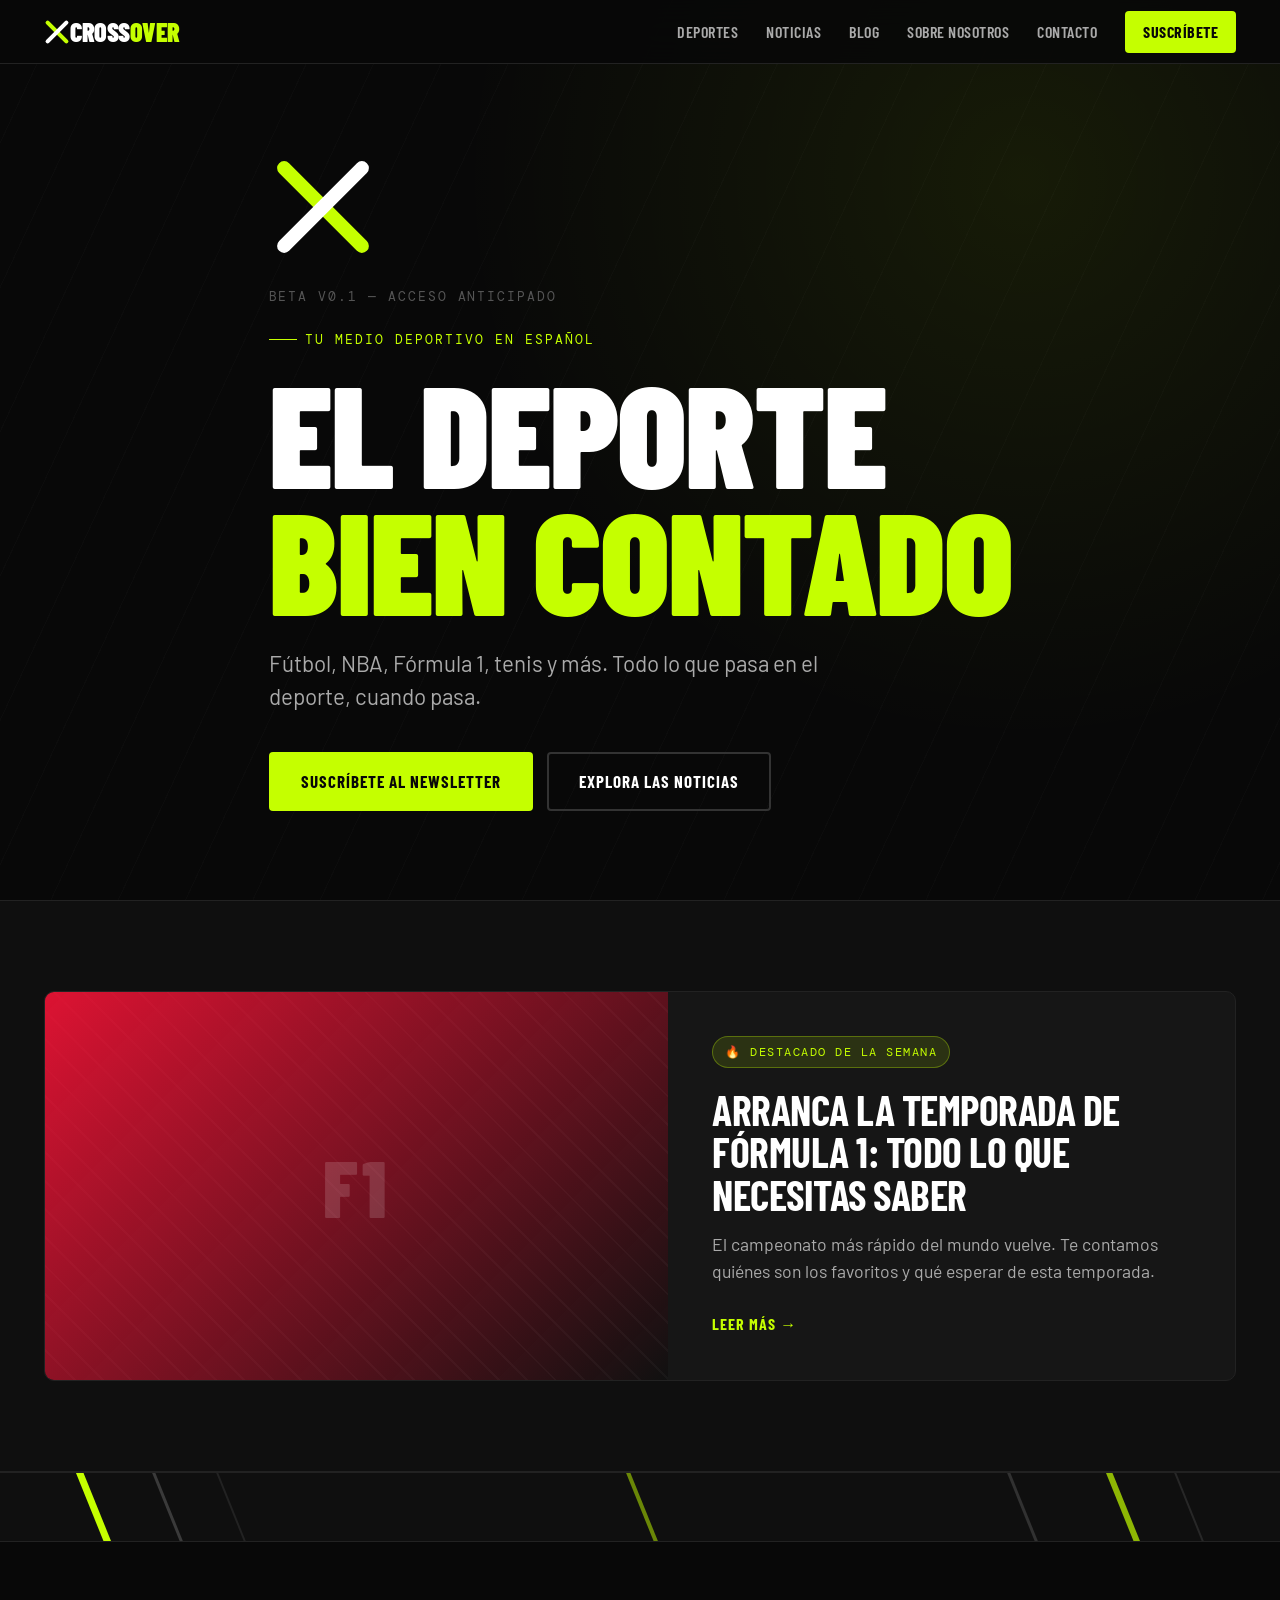
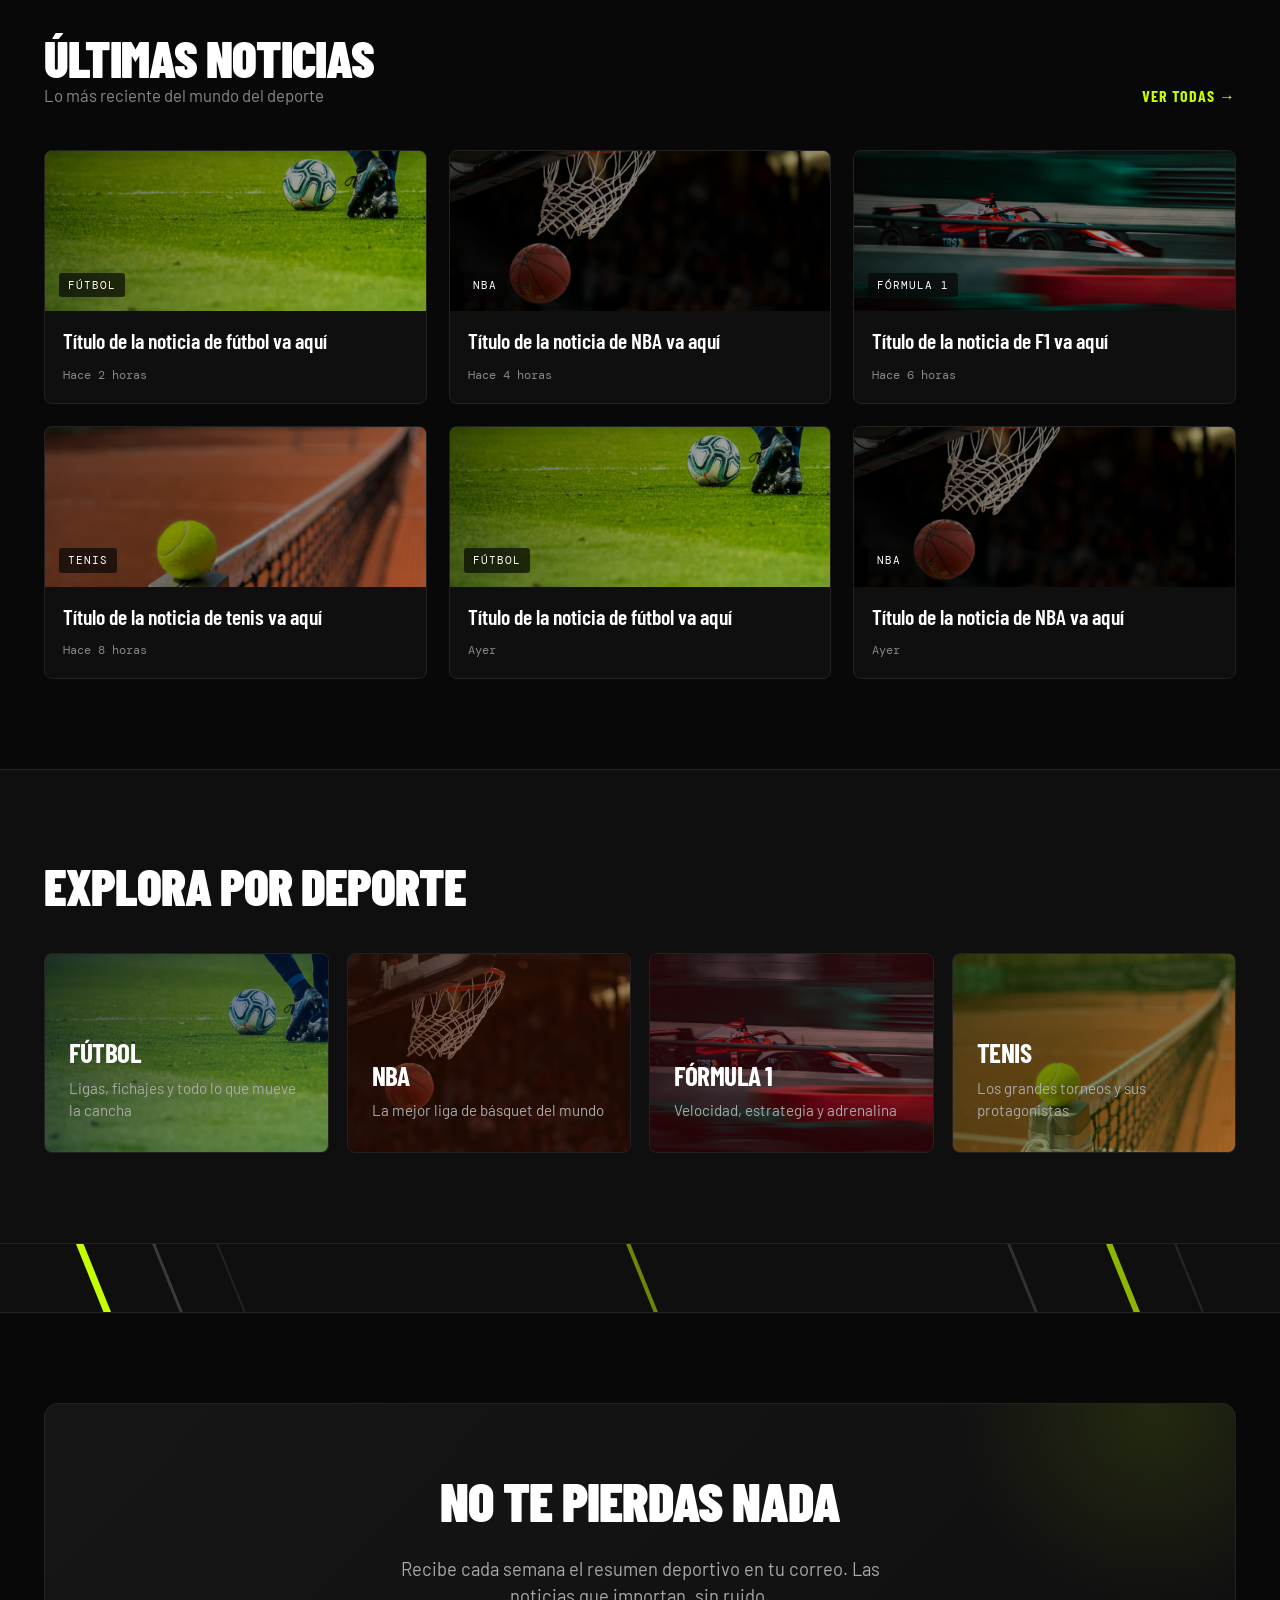
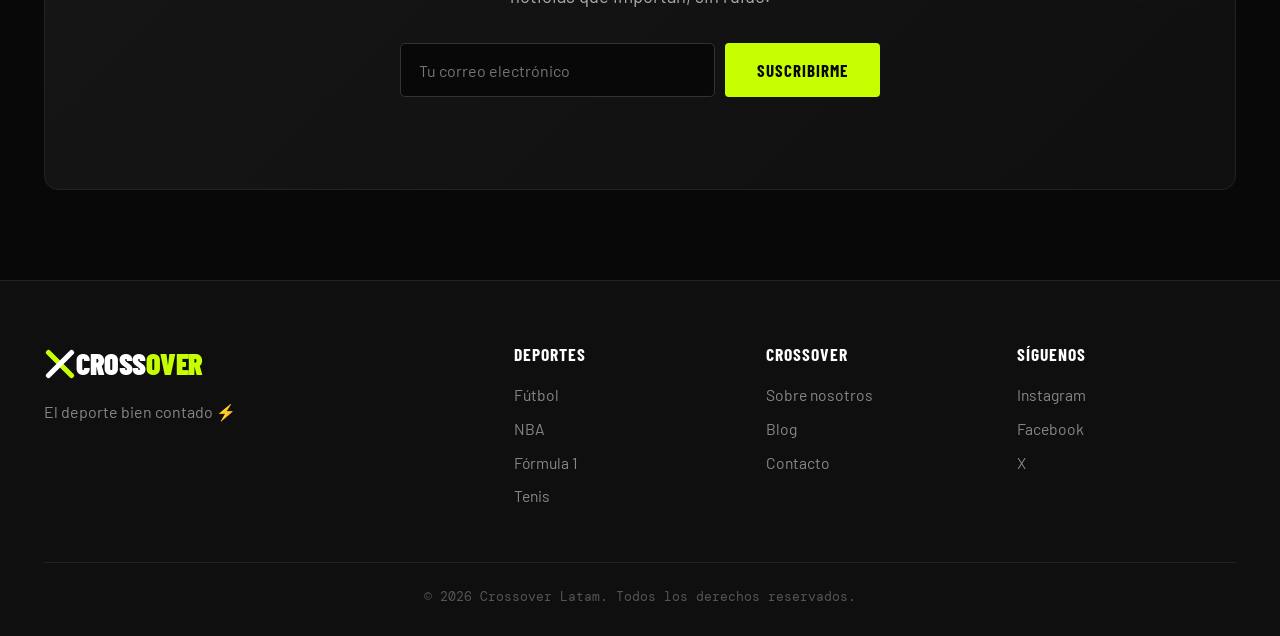
<file: index.html>
<!DOCTYPE html>
<html lang="es">
<head>
  <meta charset="UTF-8">
  <meta name="viewport" content="width=device-width, initial-scale=1.0">
  <title>Crossover Latam — El deporte bien contado</title>
  <meta name="description" content="Tu medio deportivo en español. Fútbol, NBA, Fórmula 1, tenis y más. Todo lo que pasa en el deporte, cuando pasa.">
  <link rel="preconnect" href="https://fonts.googleapis.com">
  <link rel="preconnect" href="https://fonts.gstatic.com" crossorigin>
  <link href="https://fonts.googleapis.com/css2?family=Barlow+Condensed:wght@300;400;600;700;900&family=Barlow:ital,wght@0,400;0,500;0,600;1,400&family=DM+Mono:wght@400;500&display=swap" rel="stylesheet">
  <link rel="stylesheet" href="style.css">
</head>
<body>

  <!-- NAV -->
  <nav>
    <div class="nav-inner">
      <a href="index.html" class="logo"><svg class="logo-mark" viewBox="0 0 100 100" fill="none"><line class="l-lime" x1="14" y1="14" x2="86" y2="86" stroke-width="16" stroke-linecap="round"/><line class="l-white" x1="86" y1="14" x2="14" y2="86" stroke-width="16" stroke-linecap="round"/></svg>CROSS<span>OVER</span></a>
      <div class="nav-links">
        <a href="#deportes">Deportes</a>
        <a href="#noticias">Noticias</a>
        <a href="blog.html">Blog</a>
        <a href="sobre-nosotros.html">Sobre nosotros</a>
        <a href="contacto.html">Contacto</a>
        <a href="#newsletter" class="nav-cta">Suscríbete</a>
      </div>
      <button class="burger" id="burger" aria-label="Menú">
        <span></span><span></span><span></span>
      </button>
    </div>
  </nav>

  <!-- HERO -->
  <header class="hero">
    <div class="wrap hero-content">
      <div class="hero-mark">
        <svg viewBox="0 0 100 100" fill="none" xmlns="http://www.w3.org/2000/svg">
          <line class="hl1" x1="14" y1="14" x2="86" y2="86" stroke-width="13" stroke-linecap="round"/>
          <line class="hl2" x1="86" y1="14" x2="14" y2="86" stroke-width="13" stroke-linecap="round"/>
        </svg>
      </div>
      <div class="beta-tag">BETA v0.1 — ACCESO ANTICIPADO</div>
      <span class="hero-tag">Tu medio deportivo en español</span>
      <h1>El deporte<br><em>bien contado</em></h1>
      <p>Fútbol, NBA, Fórmula 1, tenis y más. Todo lo que pasa en el deporte, cuando pasa.</p>
      <div class="hero-btns">
        <a href="#newsletter" class="btn btn-primary">Suscríbete al newsletter</a>
        <a href="#noticias" class="btn btn-ghost">Explora las noticias</a>
      </div>
    </div>
  </header>

  <!-- DESTACADO -->
  <section class="featured">
    <div class="wrap">
      <div class="featured-card">
        <div class="featured-img">F1</div>
        <div class="featured-body">
          <span class="pill">🔥 Destacado de la semana</span>
          <h3>Arranca la temporada de Fórmula 1: todo lo que necesitas saber</h3>
          <p>El campeonato más rápido del mundo vuelve. Te contamos quiénes son los favoritos y qué esperar de esta temporada.</p>
          <a href="#" class="read-link">Leer más →</a>
        </div>
      </div>
    </div>
  </section>

<div class="diagonal-sep">
    <div class="sp-bar" style="left:7%;  width:7px; background:var(--lime)"></div>
    <div class="sp-bar" style="left:13%; width:3px; background:var(--white); opacity:.18"></div>
    <div class="sp-bar" style="left:18%; width:2px; background:var(--white); opacity:.08"></div>
    <div class="sp-bar" style="left:50%; width:4px; background:var(--lime); opacity:.5"></div>
    <div class="sp-bar" style="right:20%; width:3px; background:var(--white); opacity:.14"></div>
    <div class="sp-bar" style="right:12%; width:6px; background:var(--lime); opacity:.7"></div>
    <div class="sp-bar" style="right:7%;  width:2px; background:var(--white); opacity:.1"></div>
  </div>
  <!-- NOTICIAS -->
  <section id="noticias">
    <div class="wrap">
      <div class="sec-head">
        <div>
          <h2 class="sec-title">Últimas noticias</h2>
          <p class="sec-sub">Lo más reciente del mundo del deporte</p>
        </div>
        <a href="#" class="read-link">Ver todas →</a>
      </div>
      <div class="news-grid">
        <article class="news-card">
          <div class="news-thumb t1"><span class="tag">Fútbol</span></div>
          <div class="news-body"><h4>Título de la noticia de fútbol va aquí</h4><time>Hace 2 horas</time></div>
        </article>
        <article class="news-card">
          <div class="news-thumb t2"><span class="tag">NBA</span></div>
          <div class="news-body"><h4>Título de la noticia de NBA va aquí</h4><time>Hace 4 horas</time></div>
        </article>
        <article class="news-card">
          <div class="news-thumb t3"><span class="tag">Fórmula 1</span></div>
          <div class="news-body"><h4>Título de la noticia de F1 va aquí</h4><time>Hace 6 horas</time></div>
        </article>
        <article class="news-card">
          <div class="news-thumb t4"><span class="tag">Tenis</span></div>
          <div class="news-body"><h4>Título de la noticia de tenis va aquí</h4><time>Hace 8 horas</time></div>
        </article>
        <article class="news-card">
          <div class="news-thumb t5"><span class="tag">Fútbol</span></div>
          <div class="news-body"><h4>Título de la noticia de fútbol va aquí</h4><time>Ayer</time></div>
        </article>
        <article class="news-card">
          <div class="news-thumb t6"><span class="tag">NBA</span></div>
          <div class="news-body"><h4>Título de la noticia de NBA va aquí</h4><time>Ayer</time></div>
        </article>
      </div>
    </div>
  </section>

  <!-- DEPORTES -->
  <section id="deportes" class="sports">
    <div class="wrap">
      <div class="sec-head">
        <div><h2 class="sec-title">Explora por deporte</h2></div>
      </div>
      <div class="sports-grid">
        <a href="futbol.html" class="sport-card futbol">
          <span class="sport-emoji"></span>
          <div class="sport-info"><h4>Fútbol</h4><p>Ligas, fichajes y todo lo que mueve la cancha</p></div>
        </a>
        <a href="nba.html" class="sport-card nba">
          <span class="sport-emoji"></span>
          <div class="sport-info"><h4>NBA</h4><p>La mejor liga de básquet del mundo</p></div>
        </a>
        <a href="formula1.html" class="sport-card f1">
          <span class="sport-emoji"></span>
          <div class="sport-info"><h4>Fórmula 1</h4><p>Velocidad, estrategia y adrenalina</p></div>
        </a>
        <a href="tenis.html" class="sport-card tenis">
          <span class="sport-emoji"></span>
          <div class="sport-info"><h4>Tenis</h4><p>Los grandes torneos y sus protagonistas</p></div>
        </a>
      </div>
    </div>
  </section>

<div class="diagonal-sep">
    <div class="sp-bar" style="left:7%;  width:7px; background:var(--lime)"></div>
    <div class="sp-bar" style="left:13%; width:3px; background:var(--white); opacity:.18"></div>
    <div class="sp-bar" style="left:18%; width:2px; background:var(--white); opacity:.08"></div>
    <div class="sp-bar" style="left:50%; width:4px; background:var(--lime); opacity:.5"></div>
    <div class="sp-bar" style="right:20%; width:3px; background:var(--white); opacity:.14"></div>
    <div class="sp-bar" style="right:12%; width:6px; background:var(--lime); opacity:.7"></div>
    <div class="sp-bar" style="right:7%;  width:2px; background:var(--white); opacity:.1"></div>
  </div>
  <!-- NEWSLETTER -->
  <section id="newsletter" class="newsletter">
    <div class="wrap">
      <div class="nl-box">
        <h2>No te pierdas nada</h2>
        <p>Recibe cada semana el resumen deportivo en tu correo. Las noticias que importan, sin ruido.</p>
        <div class="nl-form">
          <input type="email" id="nl-email" placeholder="Tu correo electrónico" aria-label="Correo electrónico">
          <button class="btn btn-primary" id="nl-btn">Suscribirme</button>
        </div>
        <div class="nl-msg" id="nl-msg"></div>
      </div>
    </div>
  </section>

  <!-- FOOTER -->
  <footer>
    <div class="wrap">
      <div class="foot-grid">
        <div class="foot-brand">
          <a href="index.html" class="logo"><svg class="logo-mark" viewBox="0 0 100 100" fill="none"><line class="l-lime" x1="14" y1="14" x2="86" y2="86" stroke-width="16" stroke-linecap="round"/><line class="l-white" x1="86" y1="14" x2="14" y2="86" stroke-width="16" stroke-linecap="round"/></svg>CROSS<span>OVER</span></a>
          <p>El deporte bien contado ⚡</p>
        </div>
        <div class="foot-col">
          <h5>Deportes</h5>
          <a href="futbol.html">Fútbol</a>
          <a href="nba.html">NBA</a>
          <a href="formula1.html">Fórmula 1</a>
          <a href="tenis.html">Tenis</a>
        </div>
        <div class="foot-col">
          <h5>Crossover</h5>
          <a href="sobre-nosotros.html">Sobre nosotros</a>
          <a href="blog.html">Blog</a>
          <a href="contacto.html">Contacto</a>
        </div>
        <div class="foot-col">
          <h5>Síguenos</h5>
          <a href="https://instagram.com/CrossoverLatam" target="_blank" rel="noopener">Instagram</a>
          <a href="https://facebook.com/CrossoverLatam" target="_blank" rel="noopener">Facebook</a>
          <a href="https://x.com/CrossoverLatam" target="_blank" rel="noopener">X</a>
        </div>
      </div>
      <div class="foot-bottom">© 2026 Crossover Latam. Todos los derechos reservados.</div>
    </div>
  </footer>

  <script src="script.js"></script>
</body>
</html>
</file>
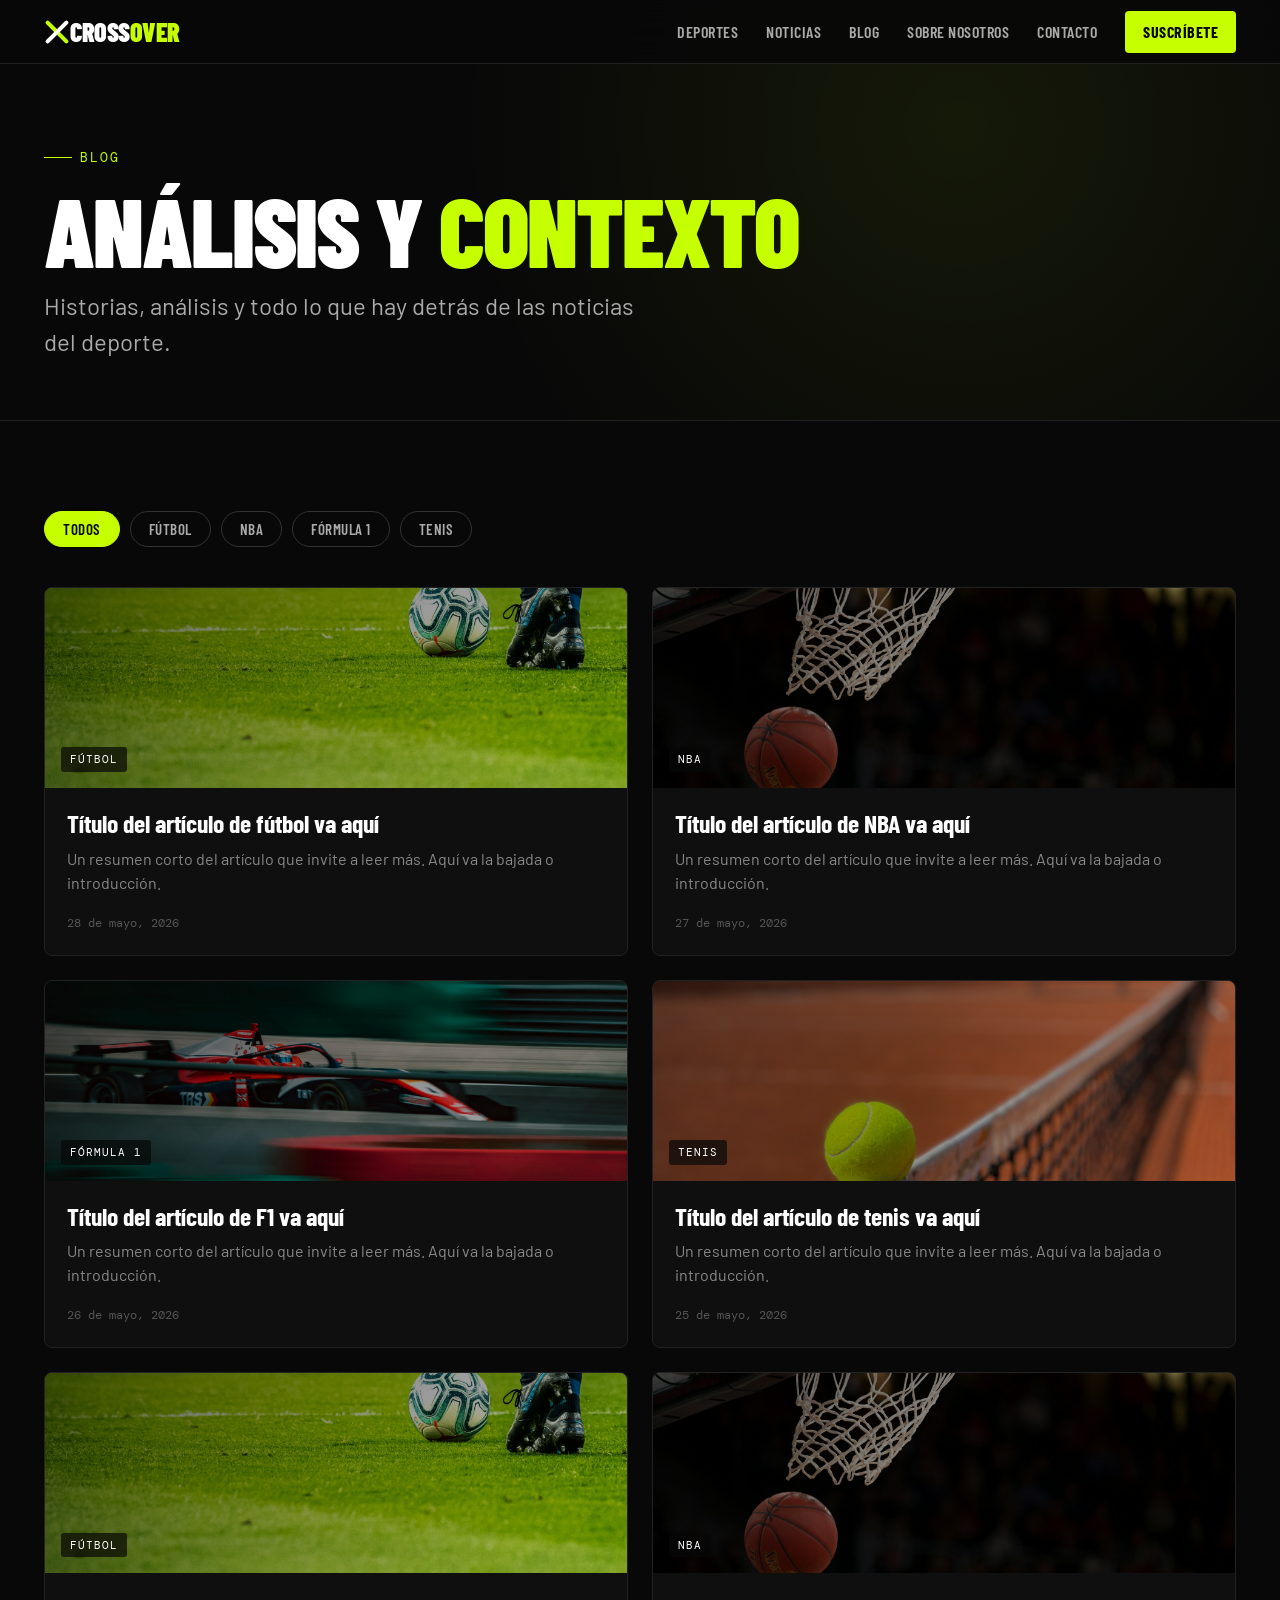
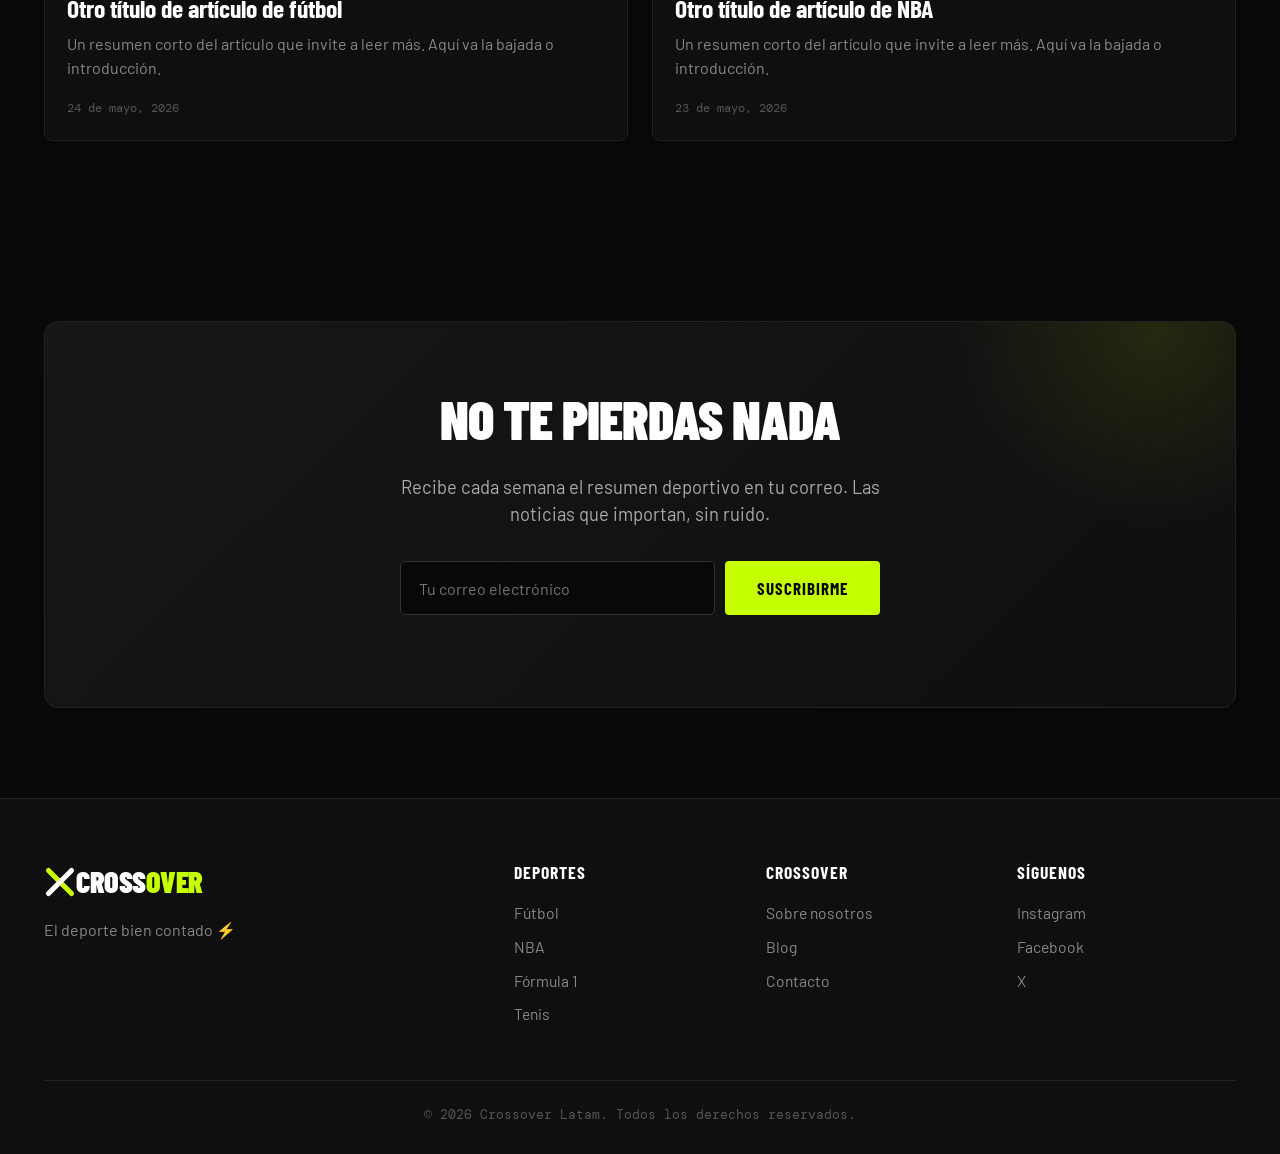
<file: blog.html>
<!DOCTYPE html>
<html lang="es">
<head>
  <meta charset="UTF-8">
  <meta name="viewport" content="width=device-width, initial-scale=1.0">
  <title>Blog — Crossover Latam</title>
  <meta name="description" content="Análisis, historias y contexto del mundo del deporte. Fútbol, NBA, Fórmula 1 y tenis explicados a fondo.">
  <link rel="preconnect" href="https://fonts.googleapis.com">
  <link rel="preconnect" href="https://fonts.gstatic.com" crossorigin>
  <link href="https://fonts.googleapis.com/css2?family=Barlow+Condensed:wght@300;400;600;700;900&family=Barlow:ital,wght@0,400;0,500;0,600;1,400&family=DM+Mono:wght@400;500&display=swap" rel="stylesheet">
  <link rel="stylesheet" href="style.css">
</head>
<body>

  <!-- NAV -->
  <nav>
    <div class="nav-inner">
      <a href="index.html" class="logo"><svg class="logo-mark" viewBox="0 0 100 100" fill="none"><line class="l-lime" x1="14" y1="14" x2="86" y2="86" stroke-width="16" stroke-linecap="round"/><line class="l-white" x1="86" y1="14" x2="14" y2="86" stroke-width="16" stroke-linecap="round"/></svg>CROSS<span>OVER</span></a>
      <div class="nav-links">
        <a href="index.html#deportes">Deportes</a>
        <a href="index.html#noticias">Noticias</a>
        <a href="blog.html">Blog</a>
        <a href="sobre-nosotros.html">Sobre nosotros</a>
        <a href="contacto.html">Contacto</a>
        <a href="index.html#newsletter" class="nav-cta">Suscríbete</a>
      </div>
      <button class="burger" id="burger" aria-label="Menú">
        <span></span><span></span><span></span>
      </button>
    </div>
  </nav>

  <!-- PAGE HEADER -->
  <header class="page-header">
    <div class="wrap">
      <span class="hero-tag">Blog</span>
      <h1>Análisis y <em>contexto</em></h1>
      <p class="lead">Historias, análisis y todo lo que hay detrás de las noticias del deporte.</p>
    </div>
  </header>

  <!-- CONTENIDO -->
  <section>
    <div class="wrap">

      <!-- Filtros -->
      <div class="blog-filters">
        <button class="filter-btn active" data-filter="todos">Todos</button>
        <button class="filter-btn" data-filter="futbol">Fútbol</button>
        <button class="filter-btn" data-filter="nba">NBA</button>
        <button class="filter-btn" data-filter="f1">Fórmula 1</button>
        <button class="filter-btn" data-filter="tenis">Tenis</button>
      </div>

      <!-- Artículos (de ejemplo — los reemplazas con los tuyos) -->
      <div class="blog-grid">
        <article class="blog-card" data-sport="futbol">
          <div class="blog-thumb news-thumb t1"><span class="tag">Fútbol</span></div>
          <div class="blog-body">
            <h3>Título del artículo de fútbol va aquí</h3>
            <p>Un resumen corto del artículo que invite a leer más. Aquí va la bajada o introducción.</p>
            <time>28 de mayo, 2026</time>
          </div>
        </article>

        <article class="blog-card" data-sport="nba">
          <div class="blog-thumb news-thumb t2"><span class="tag">NBA</span></div>
          <div class="blog-body">
            <h3>Título del artículo de NBA va aquí</h3>
            <p>Un resumen corto del artículo que invite a leer más. Aquí va la bajada o introducción.</p>
            <time>27 de mayo, 2026</time>
          </div>
        </article>

        <article class="blog-card" data-sport="f1">
          <div class="blog-thumb news-thumb t3"><span class="tag">Fórmula 1</span></div>
          <div class="blog-body">
            <h3>Título del artículo de F1 va aquí</h3>
            <p>Un resumen corto del artículo que invite a leer más. Aquí va la bajada o introducción.</p>
            <time>26 de mayo, 2026</time>
          </div>
        </article>

        <article class="blog-card" data-sport="tenis">
          <div class="blog-thumb news-thumb t4"><span class="tag">Tenis</span></div>
          <div class="blog-body">
            <h3>Título del artículo de tenis va aquí</h3>
            <p>Un resumen corto del artículo que invite a leer más. Aquí va la bajada o introducción.</p>
            <time>25 de mayo, 2026</time>
          </div>
        </article>

        <article class="blog-card" data-sport="futbol">
          <div class="blog-thumb news-thumb t5"><span class="tag">Fútbol</span></div>
          <div class="blog-body">
            <h3>Otro título de artículo de fútbol</h3>
            <p>Un resumen corto del artículo que invite a leer más. Aquí va la bajada o introducción.</p>
            <time>24 de mayo, 2026</time>
          </div>
        </article>

        <article class="blog-card" data-sport="nba">
          <div class="blog-thumb news-thumb t6"><span class="tag">NBA</span></div>
          <div class="blog-body">
            <h3>Otro título de artículo de NBA</h3>
            <p>Un resumen corto del artículo que invite a leer más. Aquí va la bajada o introducción.</p>
            <time>23 de mayo, 2026</time>
          </div>
        </article>
      </div>

    </div>
  </section>

  <!-- NEWSLETTER -->
  <section id="newsletter" class="newsletter">
    <div class="wrap">
      <div class="nl-box">
        <h2>No te pierdas nada</h2>
        <p>Recibe cada semana el resumen deportivo en tu correo. Las noticias que importan, sin ruido.</p>
        <div class="nl-form">
          <input type="email" id="nl-email" placeholder="Tu correo electrónico" aria-label="Correo electrónico">
          <button class="btn btn-primary" id="nl-btn">Suscribirme</button>
        </div>
        <div class="nl-msg" id="nl-msg"></div>
      </div>
    </div>
  </section>

  <!-- FOOTER -->
  <footer>
    <div class="wrap">
      <div class="foot-grid">
        <div class="foot-brand">
          <a href="index.html" class="logo"><svg class="logo-mark" viewBox="0 0 100 100" fill="none"><line class="l-lime" x1="14" y1="14" x2="86" y2="86" stroke-width="16" stroke-linecap="round"/><line class="l-white" x1="86" y1="14" x2="14" y2="86" stroke-width="16" stroke-linecap="round"/></svg>CROSS<span>OVER</span></a>
          <p>El deporte bien contado ⚡</p>
        </div>
        <div class="foot-col">
          <h5>Deportes</h5>
          <a href="futbol.html">Fútbol</a>
          <a href="nba.html">NBA</a>
          <a href="formula1.html">Fórmula 1</a>
          <a href="tenis.html">Tenis</a>
        </div>
        <div class="foot-col">
          <h5>Crossover</h5>
          <a href="sobre-nosotros.html">Sobre nosotros</a>
          <a href="blog.html">Blog</a>
          <a href="contacto.html">Contacto</a>
        </div>
        <div class="foot-col">
          <h5>Síguenos</h5>
          <a href="https://instagram.com/CrossoverLatam" target="_blank" rel="noopener">Instagram</a>
          <a href="https://facebook.com/CrossoverLatam" target="_blank" rel="noopener">Facebook</a>
          <a href="https://x.com/CrossoverLatam" target="_blank" rel="noopener">X</a>
        </div>
      </div>
      <div class="foot-bottom">© 2026 Crossover Latam. Todos los derechos reservados.</div>
    </div>
  </footer>

  <script src="script.js"></script>
</body>
</html>
</file>
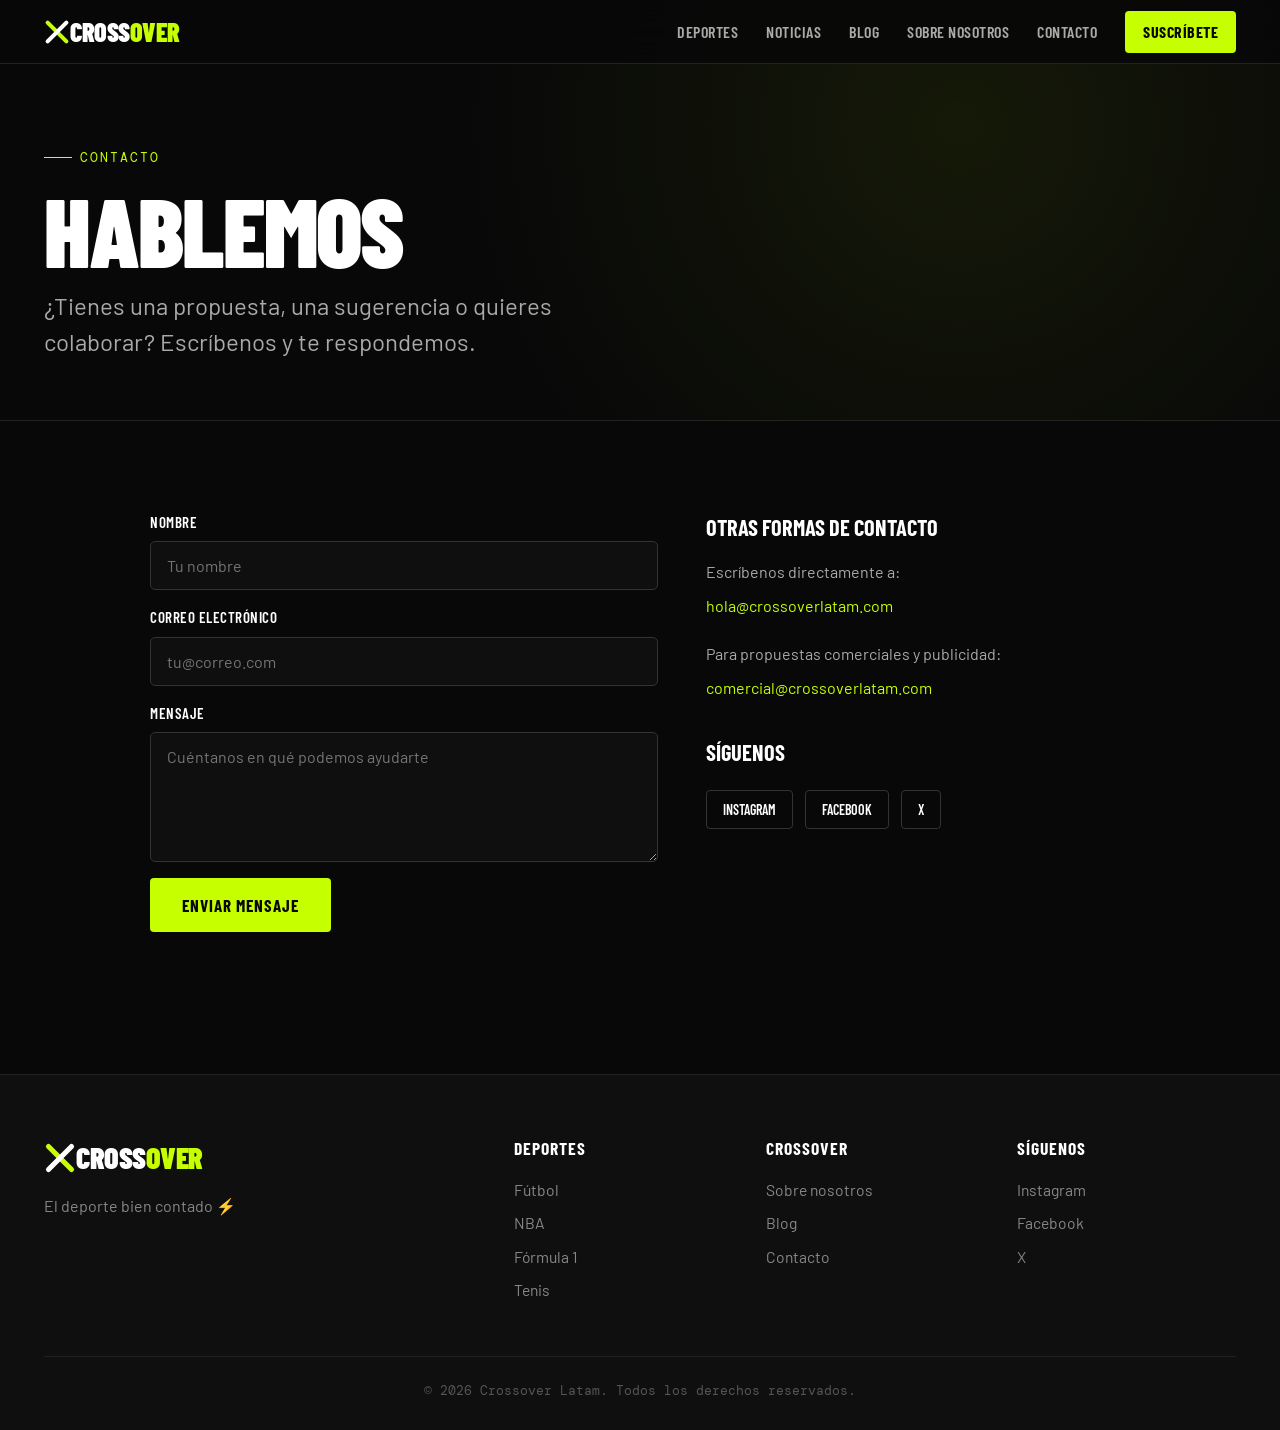
<file: contacto.html>
<!DOCTYPE html>
<html lang="es">
<head>
  <meta charset="UTF-8">
  <meta name="viewport" content="width=device-width, initial-scale=1.0">
  <title>Contacto — Crossover Latam</title>
  <meta name="description" content="¿Tienes una propuesta, sugerencia o quieres colaborar con Crossover Latam? Escríbenos.">
  <link rel="preconnect" href="https://fonts.googleapis.com">
  <link rel="preconnect" href="https://fonts.gstatic.com" crossorigin>
  <link href="https://fonts.googleapis.com/css2?family=Barlow+Condensed:wght@300;400;600;700;900&family=Barlow:ital,wght@0,400;0,500;0,600;1,400&family=DM+Mono:wght@400;500&display=swap" rel="stylesheet">
  <link rel="stylesheet" href="style.css">
</head>
<body>

  <!-- NAV -->
  <nav>
    <div class="nav-inner">
      <a href="index.html" class="logo"><svg class="logo-mark" viewBox="0 0 100 100" fill="none"><line class="l-lime" x1="14" y1="14" x2="86" y2="86" stroke-width="16" stroke-linecap="round"/><line class="l-white" x1="86" y1="14" x2="14" y2="86" stroke-width="16" stroke-linecap="round"/></svg>CROSS<span>OVER</span></a>
      <div class="nav-links">
        <a href="index.html#deportes">Deportes</a>
        <a href="index.html#noticias">Noticias</a>
        <a href="blog.html">Blog</a>
        <a href="sobre-nosotros.html">Sobre nosotros</a>
        <a href="contacto.html">Contacto</a>
        <a href="index.html#newsletter" class="nav-cta">Suscríbete</a>
      </div>
      <button class="burger" id="burger" aria-label="Menú">
        <span></span><span></span><span></span>
      </button>
    </div>
  </nav>

  <!-- PAGE HEADER -->
  <header class="page-header">
    <div class="wrap">
      <span class="hero-tag">Contacto</span>
      <h1>Hablemos</h1>
      <p class="lead">¿Tienes una propuesta, una sugerencia o quieres colaborar? Escríbenos y te respondemos.</p>
    </div>
  </header>

  <!-- CONTENIDO -->
  <section>
    <div class="wrap">
      <div class="contact-grid">

        <div class="contact-form">
          <label for="c-name">Nombre</label>
          <input type="text" id="c-name" placeholder="Tu nombre">

          <label for="c-email">Correo electrónico</label>
          <input type="email" id="c-email" placeholder="tu@correo.com">

          <label for="c-message">Mensaje</label>
          <textarea id="c-message" placeholder="Cuéntanos en qué podemos ayudarte"></textarea>

          <button class="btn btn-primary" id="contact-btn" style="align-self: flex-start;">Enviar mensaje</button>
          <div class="nl-msg" id="contact-msg"></div>
        </div>

        <div class="contact-info">
          <h3>Otras formas de contacto</h3>
          <p>Escríbenos directamente a:</p>
          <p><a href="mailto:hola@crossoverlatam.com">hola@crossoverlatam.com</a></p>
          <p style="margin-top: 24px;">Para propuestas comerciales y publicidad:</p>
          <p><a href="mailto:comercial@crossoverlatam.com">comercial@crossoverlatam.com</a></p>

          <h3 style="margin-top: 36px;">Síguenos</h3>
          <div class="contact-social">
            <a href="https://instagram.com/CrossoverLatam" target="_blank" rel="noopener">Instagram</a>
            <a href="https://facebook.com/CrossoverLatam" target="_blank" rel="noopener">Facebook</a>
            <a href="https://x.com/CrossoverLatam" target="_blank" rel="noopener">X</a>
          </div>
        </div>

      </div>
    </div>
  </section>

  <!-- FOOTER -->
  <footer>
    <div class="wrap">
      <div class="foot-grid">
        <div class="foot-brand">
          <a href="index.html" class="logo"><svg class="logo-mark" viewBox="0 0 100 100" fill="none"><line class="l-lime" x1="14" y1="14" x2="86" y2="86" stroke-width="16" stroke-linecap="round"/><line class="l-white" x1="86" y1="14" x2="14" y2="86" stroke-width="16" stroke-linecap="round"/></svg>CROSS<span>OVER</span></a>
          <p>El deporte bien contado ⚡</p>
        </div>
        <div class="foot-col">
          <h5>Deportes</h5>
          <a href="futbol.html">Fútbol</a>
          <a href="nba.html">NBA</a>
          <a href="formula1.html">Fórmula 1</a>
          <a href="tenis.html">Tenis</a>
        </div>
        <div class="foot-col">
          <h5>Crossover</h5>
          <a href="sobre-nosotros.html">Sobre nosotros</a>
          <a href="blog.html">Blog</a>
          <a href="contacto.html">Contacto</a>
        </div>
        <div class="foot-col">
          <h5>Síguenos</h5>
          <a href="https://instagram.com/CrossoverLatam" target="_blank" rel="noopener">Instagram</a>
          <a href="https://facebook.com/CrossoverLatam" target="_blank" rel="noopener">Facebook</a>
          <a href="https://x.com/CrossoverLatam" target="_blank" rel="noopener">X</a>
        </div>
      </div>
      <div class="foot-bottom">© 2026 Crossover Latam. Todos los derechos reservados.</div>
    </div>
  </footer>

  <script src="script.js"></script>
</body>
</html>
</file>
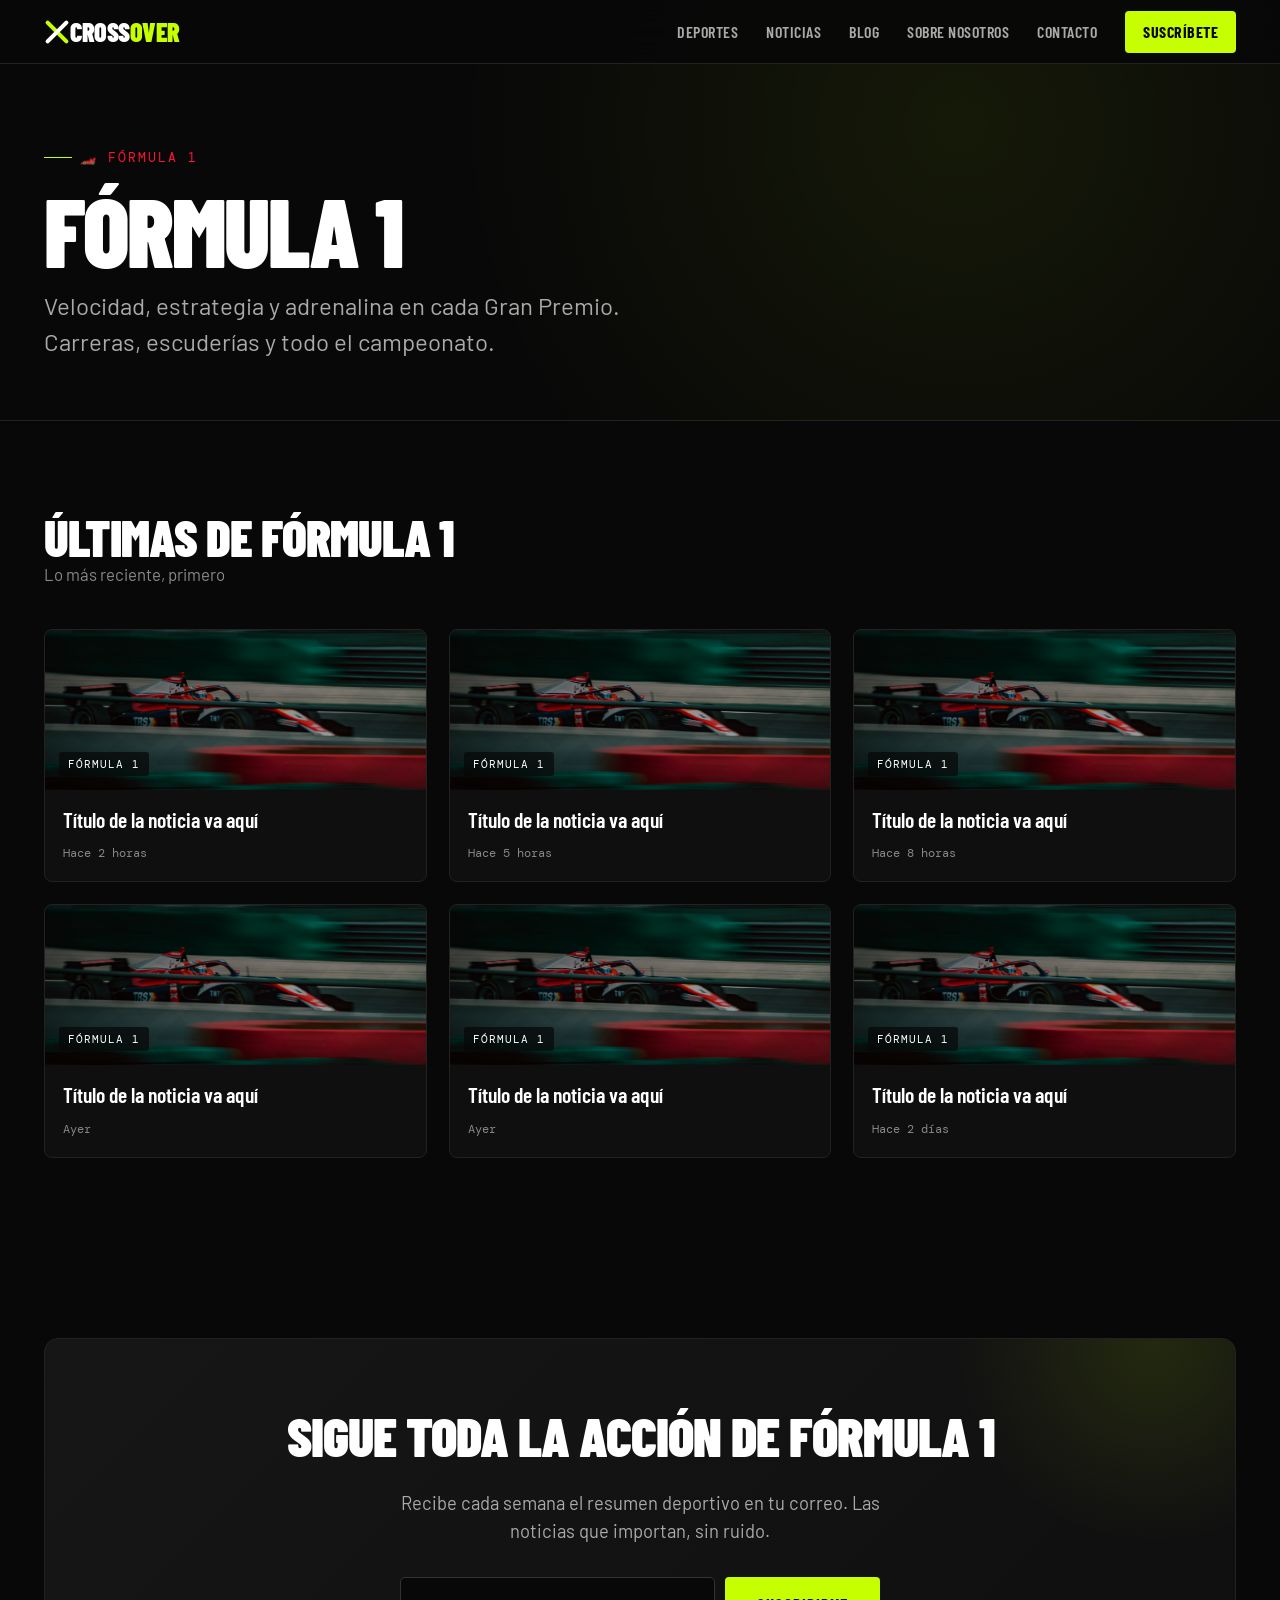
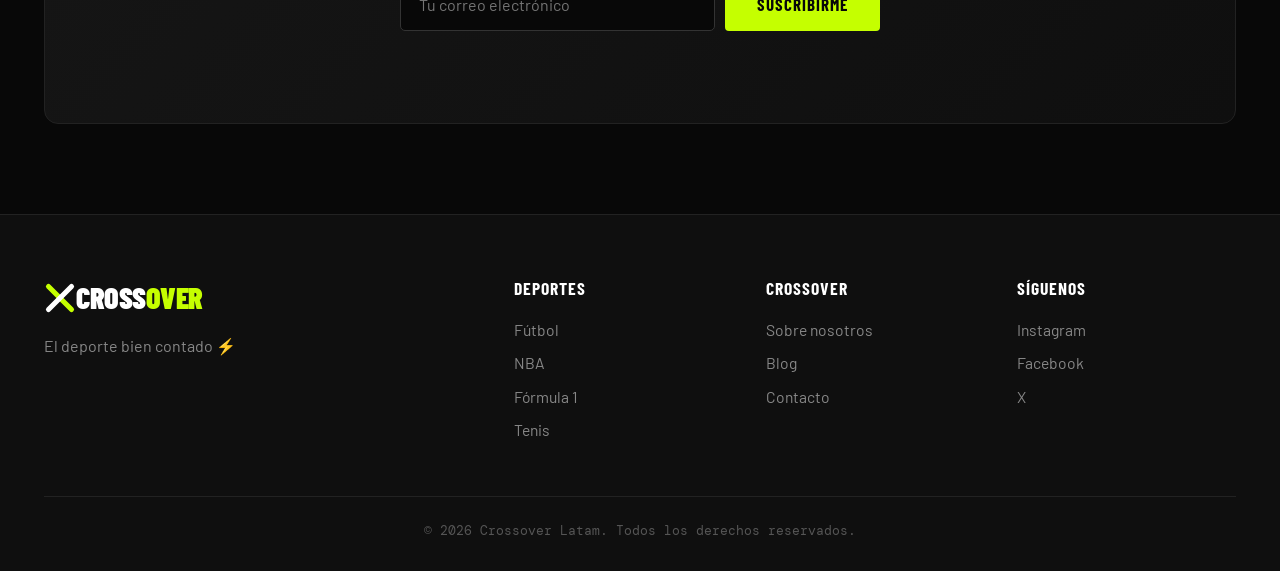
<file: formula1.html>
<!DOCTYPE html>
<html lang="es">
<head>
  <meta charset="UTF-8">
  <meta name="viewport" content="width=device-width, initial-scale=1.0">
  <title>Fórmula 1 — Crossover Latam</title>
  <meta name="description" content="Todas las noticias de Fórmula 1 en Crossover Latam. Velocidad, estrategia y adrenalina en cada Gran Premio. Carreras, escuderías y todo el campeonato.">
  <link rel="preconnect" href="https://fonts.googleapis.com">
  <link rel="preconnect" href="https://fonts.gstatic.com" crossorigin>
  <link href="https://fonts.googleapis.com/css2?family=Barlow+Condensed:wght@300;400;600;700;900&family=Barlow:ital,wght@0,400;0,500;0,600;1,400&family=DM+Mono:wght@400;500&display=swap" rel="stylesheet">
  <link rel="stylesheet" href="style.css">
</head>
<body>

  <!-- NAV -->
  <nav>
    <div class="nav-inner">
      <a href="index.html" class="logo"><svg class="logo-mark" viewBox="0 0 100 100" fill="none"><line class="l-lime" x1="14" y1="14" x2="86" y2="86" stroke-width="16" stroke-linecap="round"/><line class="l-white" x1="86" y1="14" x2="14" y2="86" stroke-width="16" stroke-linecap="round"/></svg>CROSS<span>OVER</span></a>
      <div class="nav-links">
        <a href="index.html#deportes">Deportes</a>
        <a href="index.html#noticias">Noticias</a>
        <a href="blog.html">Blog</a>
        <a href="sobre-nosotros.html">Sobre nosotros</a>
        <a href="contacto.html">Contacto</a>
        <a href="index.html#newsletter" class="nav-cta">Suscríbete</a>
      </div>
      <button class="burger" id="burger" aria-label="Menú">
        <span></span><span></span><span></span>
      </button>
    </div>
  </nav>

  <!-- PAGE HEADER -->
  <header class="page-header">
    <div class="wrap">
      <span class="hero-tag" style="color: var(--f1);">🏎️ Fórmula 1</span>
      <h1>Fórmula 1</h1>
      <p class="lead">Velocidad, estrategia y adrenalina en cada Gran Premio. Carreras, escuderías y todo el campeonato.</p>
    </div>
  </header>

  <!-- NOTICIAS DEL DEPORTE -->
  <section>
    <div class="wrap">
      <div class="sec-head">
        <div>
          <h2 class="sec-title">Últimas de Fórmula 1</h2>
          <p class="sec-sub">Lo más reciente, primero</p>
        </div>
      </div>
      <div class="news-grid">
        <article class="news-card">
          <div class="news-thumb t3"><span class="tag">Fórmula 1</span></div>
          <div class="news-body"><h4>Título de la noticia va aquí</h4><time>Hace 2 horas</time></div>
        </article>
        <article class="news-card">
          <div class="news-thumb t3"><span class="tag">Fórmula 1</span></div>
          <div class="news-body"><h4>Título de la noticia va aquí</h4><time>Hace 5 horas</time></div>
        </article>
        <article class="news-card">
          <div class="news-thumb t3"><span class="tag">Fórmula 1</span></div>
          <div class="news-body"><h4>Título de la noticia va aquí</h4><time>Hace 8 horas</time></div>
        </article>
        <article class="news-card">
          <div class="news-thumb t3"><span class="tag">Fórmula 1</span></div>
          <div class="news-body"><h4>Título de la noticia va aquí</h4><time>Ayer</time></div>
        </article>
        <article class="news-card">
          <div class="news-thumb t3"><span class="tag">Fórmula 1</span></div>
          <div class="news-body"><h4>Título de la noticia va aquí</h4><time>Ayer</time></div>
        </article>
        <article class="news-card">
          <div class="news-thumb t3"><span class="tag">Fórmula 1</span></div>
          <div class="news-body"><h4>Título de la noticia va aquí</h4><time>Hace 2 días</time></div>
        </article>
      </div>
    </div>
  </section>

  <!-- NEWSLETTER -->
  <section id="newsletter" class="newsletter">
    <div class="wrap">
      <div class="nl-box">
        <h2>Sigue toda la acción de Fórmula 1</h2>
        <p>Recibe cada semana el resumen deportivo en tu correo. Las noticias que importan, sin ruido.</p>
        <div class="nl-form">
          <input type="email" id="nl-email" placeholder="Tu correo electrónico" aria-label="Correo electrónico">
          <button class="btn btn-primary" id="nl-btn">Suscribirme</button>
        </div>
        <div class="nl-msg" id="nl-msg"></div>
      </div>
    </div>
  </section>

  <!-- FOOTER -->
  <footer>
    <div class="wrap">
      <div class="foot-grid">
        <div class="foot-brand">
          <a href="index.html" class="logo"><svg class="logo-mark" viewBox="0 0 100 100" fill="none"><line class="l-lime" x1="14" y1="14" x2="86" y2="86" stroke-width="16" stroke-linecap="round"/><line class="l-white" x1="86" y1="14" x2="14" y2="86" stroke-width="16" stroke-linecap="round"/></svg>CROSS<span>OVER</span></a>
          <p>El deporte bien contado ⚡</p>
        </div>
        <div class="foot-col">
          <h5>Deportes</h5>
          <a href="futbol.html">Fútbol</a>
          <a href="nba.html">NBA</a>
          <a href="formula1.html">Fórmula 1</a>
          <a href="tenis.html">Tenis</a>
        </div>
        <div class="foot-col">
          <h5>Crossover</h5>
          <a href="sobre-nosotros.html">Sobre nosotros</a>
          <a href="blog.html">Blog</a>
          <a href="contacto.html">Contacto</a>
        </div>
        <div class="foot-col">
          <h5>Síguenos</h5>
          <a href="https://instagram.com/CrossoverLatam" target="_blank" rel="noopener">Instagram</a>
          <a href="https://facebook.com/CrossoverLatam" target="_blank" rel="noopener">Facebook</a>
          <a href="https://x.com/CrossoverLatam" target="_blank" rel="noopener">X</a>
        </div>
      </div>
      <div class="foot-bottom">© 2026 Crossover Latam. Todos los derechos reservados.</div>
    </div>
  </footer>

  <script src="script.js"></script>
</body>
</html>
</file>
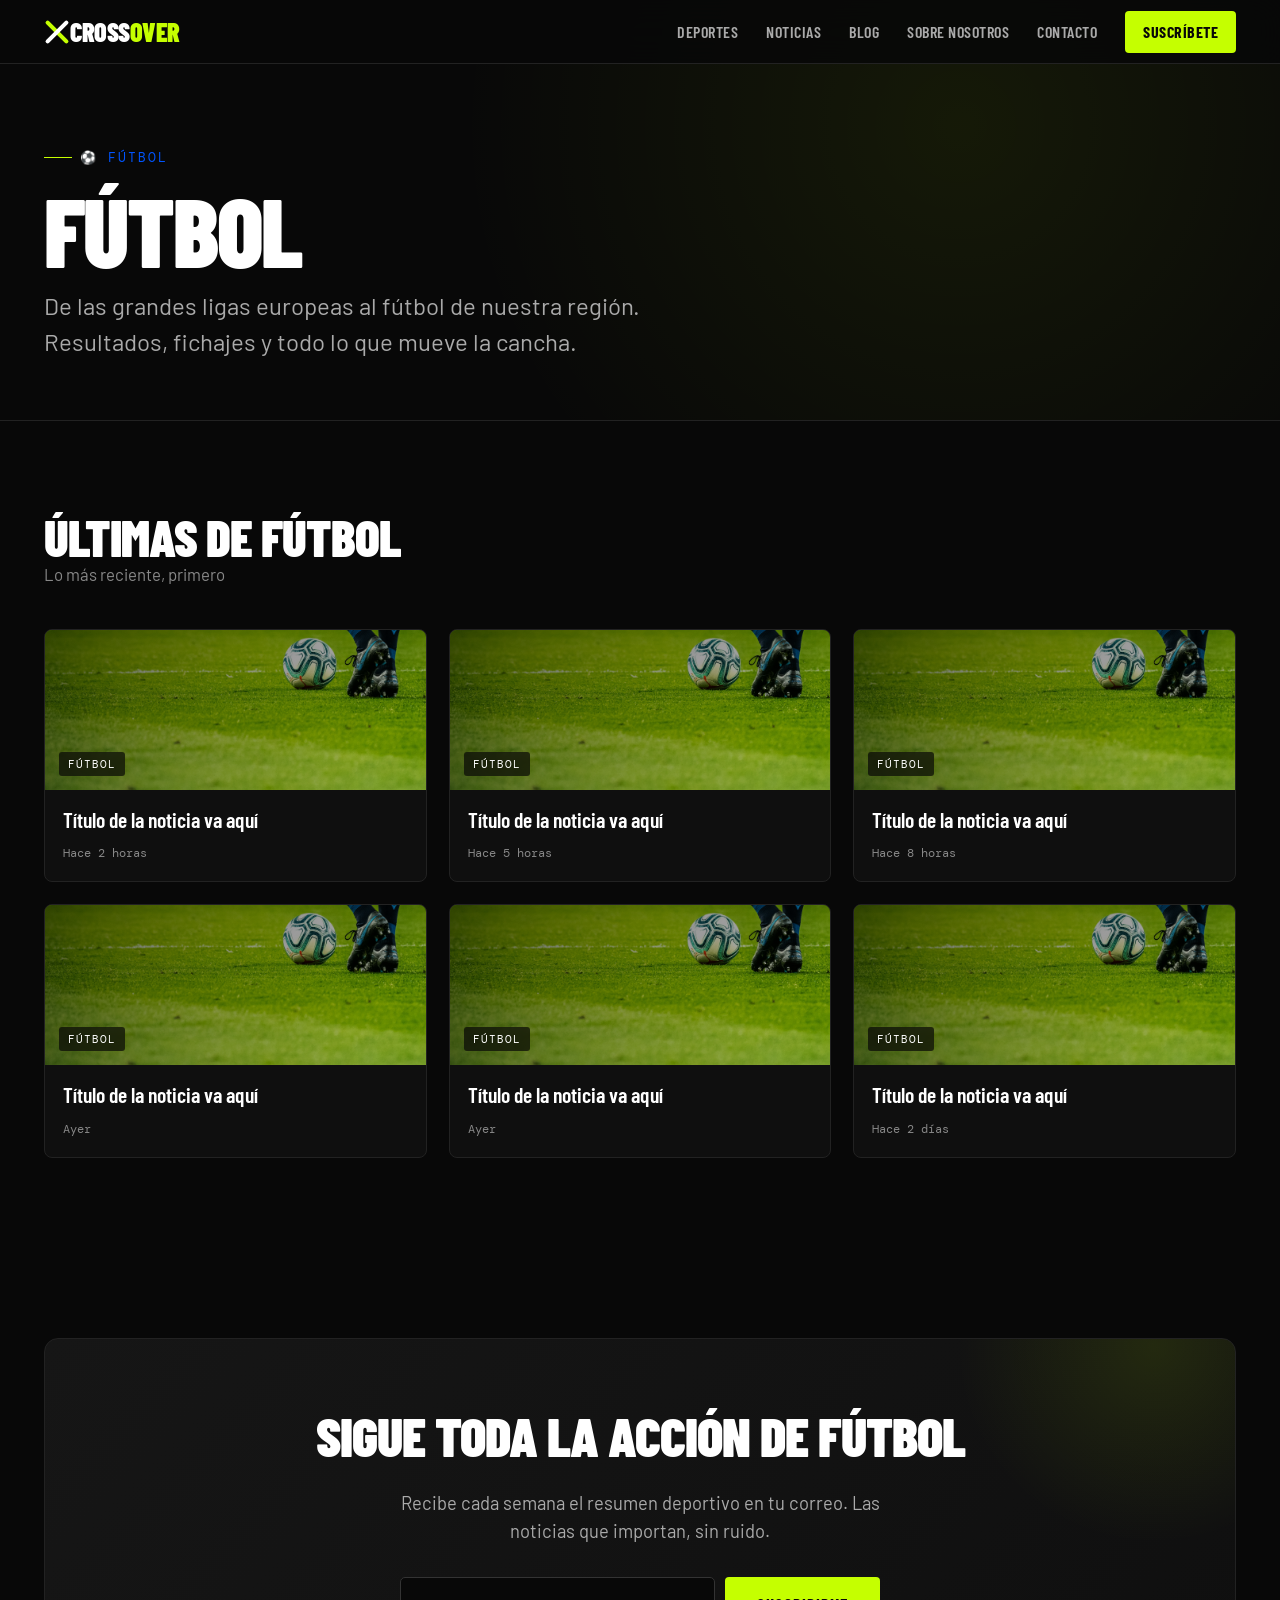
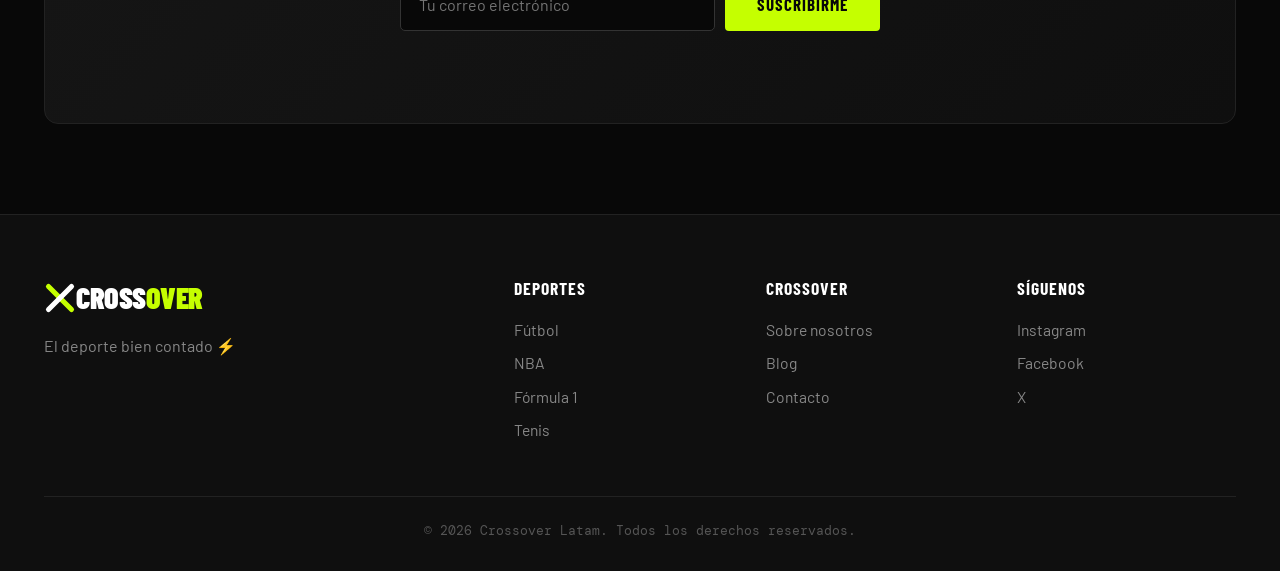
<file: futbol.html>
<!DOCTYPE html>
<html lang="es">
<head>
  <meta charset="UTF-8">
  <meta name="viewport" content="width=device-width, initial-scale=1.0">
  <title>Fútbol — Crossover Latam</title>
  <meta name="description" content="Todas las noticias de Fútbol en Crossover Latam. De las grandes ligas europeas al fútbol de nuestra región. Resultados, fichajes y todo lo que mueve la cancha.">
  <link rel="preconnect" href="https://fonts.googleapis.com">
  <link rel="preconnect" href="https://fonts.gstatic.com" crossorigin>
  <link href="https://fonts.googleapis.com/css2?family=Barlow+Condensed:wght@300;400;600;700;900&family=Barlow:ital,wght@0,400;0,500;0,600;1,400&family=DM+Mono:wght@400;500&display=swap" rel="stylesheet">
  <link rel="stylesheet" href="style.css">
</head>
<body>

  <!-- NAV -->
  <nav>
    <div class="nav-inner">
      <a href="index.html" class="logo"><svg class="logo-mark" viewBox="0 0 100 100" fill="none"><line class="l-lime" x1="14" y1="14" x2="86" y2="86" stroke-width="16" stroke-linecap="round"/><line class="l-white" x1="86" y1="14" x2="14" y2="86" stroke-width="16" stroke-linecap="round"/></svg>CROSS<span>OVER</span></a>
      <div class="nav-links">
        <a href="index.html#deportes">Deportes</a>
        <a href="index.html#noticias">Noticias</a>
        <a href="blog.html">Blog</a>
        <a href="sobre-nosotros.html">Sobre nosotros</a>
        <a href="contacto.html">Contacto</a>
        <a href="index.html#newsletter" class="nav-cta">Suscríbete</a>
      </div>
      <button class="burger" id="burger" aria-label="Menú">
        <span></span><span></span><span></span>
      </button>
    </div>
  </nav>

  <!-- PAGE HEADER -->
  <header class="page-header">
    <div class="wrap">
      <span class="hero-tag" style="color: var(--futbol);">⚽ Fútbol</span>
      <h1>Fútbol</h1>
      <p class="lead">De las grandes ligas europeas al fútbol de nuestra región. Resultados, fichajes y todo lo que mueve la cancha.</p>
    </div>
  </header>

  <!-- NOTICIAS DEL DEPORTE -->
  <section>
    <div class="wrap">
      <div class="sec-head">
        <div>
          <h2 class="sec-title">Últimas de Fútbol</h2>
          <p class="sec-sub">Lo más reciente, primero</p>
        </div>
      </div>
      <div class="news-grid">
        <article class="news-card">
          <div class="news-thumb t1"><span class="tag">Fútbol</span></div>
          <div class="news-body"><h4>Título de la noticia va aquí</h4><time>Hace 2 horas</time></div>
        </article>
        <article class="news-card">
          <div class="news-thumb t1"><span class="tag">Fútbol</span></div>
          <div class="news-body"><h4>Título de la noticia va aquí</h4><time>Hace 5 horas</time></div>
        </article>
        <article class="news-card">
          <div class="news-thumb t1"><span class="tag">Fútbol</span></div>
          <div class="news-body"><h4>Título de la noticia va aquí</h4><time>Hace 8 horas</time></div>
        </article>
        <article class="news-card">
          <div class="news-thumb t1"><span class="tag">Fútbol</span></div>
          <div class="news-body"><h4>Título de la noticia va aquí</h4><time>Ayer</time></div>
        </article>
        <article class="news-card">
          <div class="news-thumb t1"><span class="tag">Fútbol</span></div>
          <div class="news-body"><h4>Título de la noticia va aquí</h4><time>Ayer</time></div>
        </article>
        <article class="news-card">
          <div class="news-thumb t1"><span class="tag">Fútbol</span></div>
          <div class="news-body"><h4>Título de la noticia va aquí</h4><time>Hace 2 días</time></div>
        </article>
      </div>
    </div>
  </section>

  <!-- NEWSLETTER -->
  <section id="newsletter" class="newsletter">
    <div class="wrap">
      <div class="nl-box">
        <h2>Sigue toda la acción de Fútbol</h2>
        <p>Recibe cada semana el resumen deportivo en tu correo. Las noticias que importan, sin ruido.</p>
        <div class="nl-form">
          <input type="email" id="nl-email" placeholder="Tu correo electrónico" aria-label="Correo electrónico">
          <button class="btn btn-primary" id="nl-btn">Suscribirme</button>
        </div>
        <div class="nl-msg" id="nl-msg"></div>
      </div>
    </div>
  </section>

  <!-- FOOTER -->
  <footer>
    <div class="wrap">
      <div class="foot-grid">
        <div class="foot-brand">
          <a href="index.html" class="logo"><svg class="logo-mark" viewBox="0 0 100 100" fill="none"><line class="l-lime" x1="14" y1="14" x2="86" y2="86" stroke-width="16" stroke-linecap="round"/><line class="l-white" x1="86" y1="14" x2="14" y2="86" stroke-width="16" stroke-linecap="round"/></svg>CROSS<span>OVER</span></a>
          <p>El deporte bien contado ⚡</p>
        </div>
        <div class="foot-col">
          <h5>Deportes</h5>
          <a href="futbol.html">Fútbol</a>
          <a href="nba.html">NBA</a>
          <a href="formula1.html">Fórmula 1</a>
          <a href="tenis.html">Tenis</a>
        </div>
        <div class="foot-col">
          <h5>Crossover</h5>
          <a href="sobre-nosotros.html">Sobre nosotros</a>
          <a href="blog.html">Blog</a>
          <a href="contacto.html">Contacto</a>
        </div>
        <div class="foot-col">
          <h5>Síguenos</h5>
          <a href="https://instagram.com/CrossoverLatam" target="_blank" rel="noopener">Instagram</a>
          <a href="https://facebook.com/CrossoverLatam" target="_blank" rel="noopener">Facebook</a>
          <a href="https://x.com/CrossoverLatam" target="_blank" rel="noopener">X</a>
        </div>
      </div>
      <div class="foot-bottom">© 2026 Crossover Latam. Todos los derechos reservados.</div>
    </div>
  </footer>

  <script src="script.js"></script>
</body>
</html>
</file>
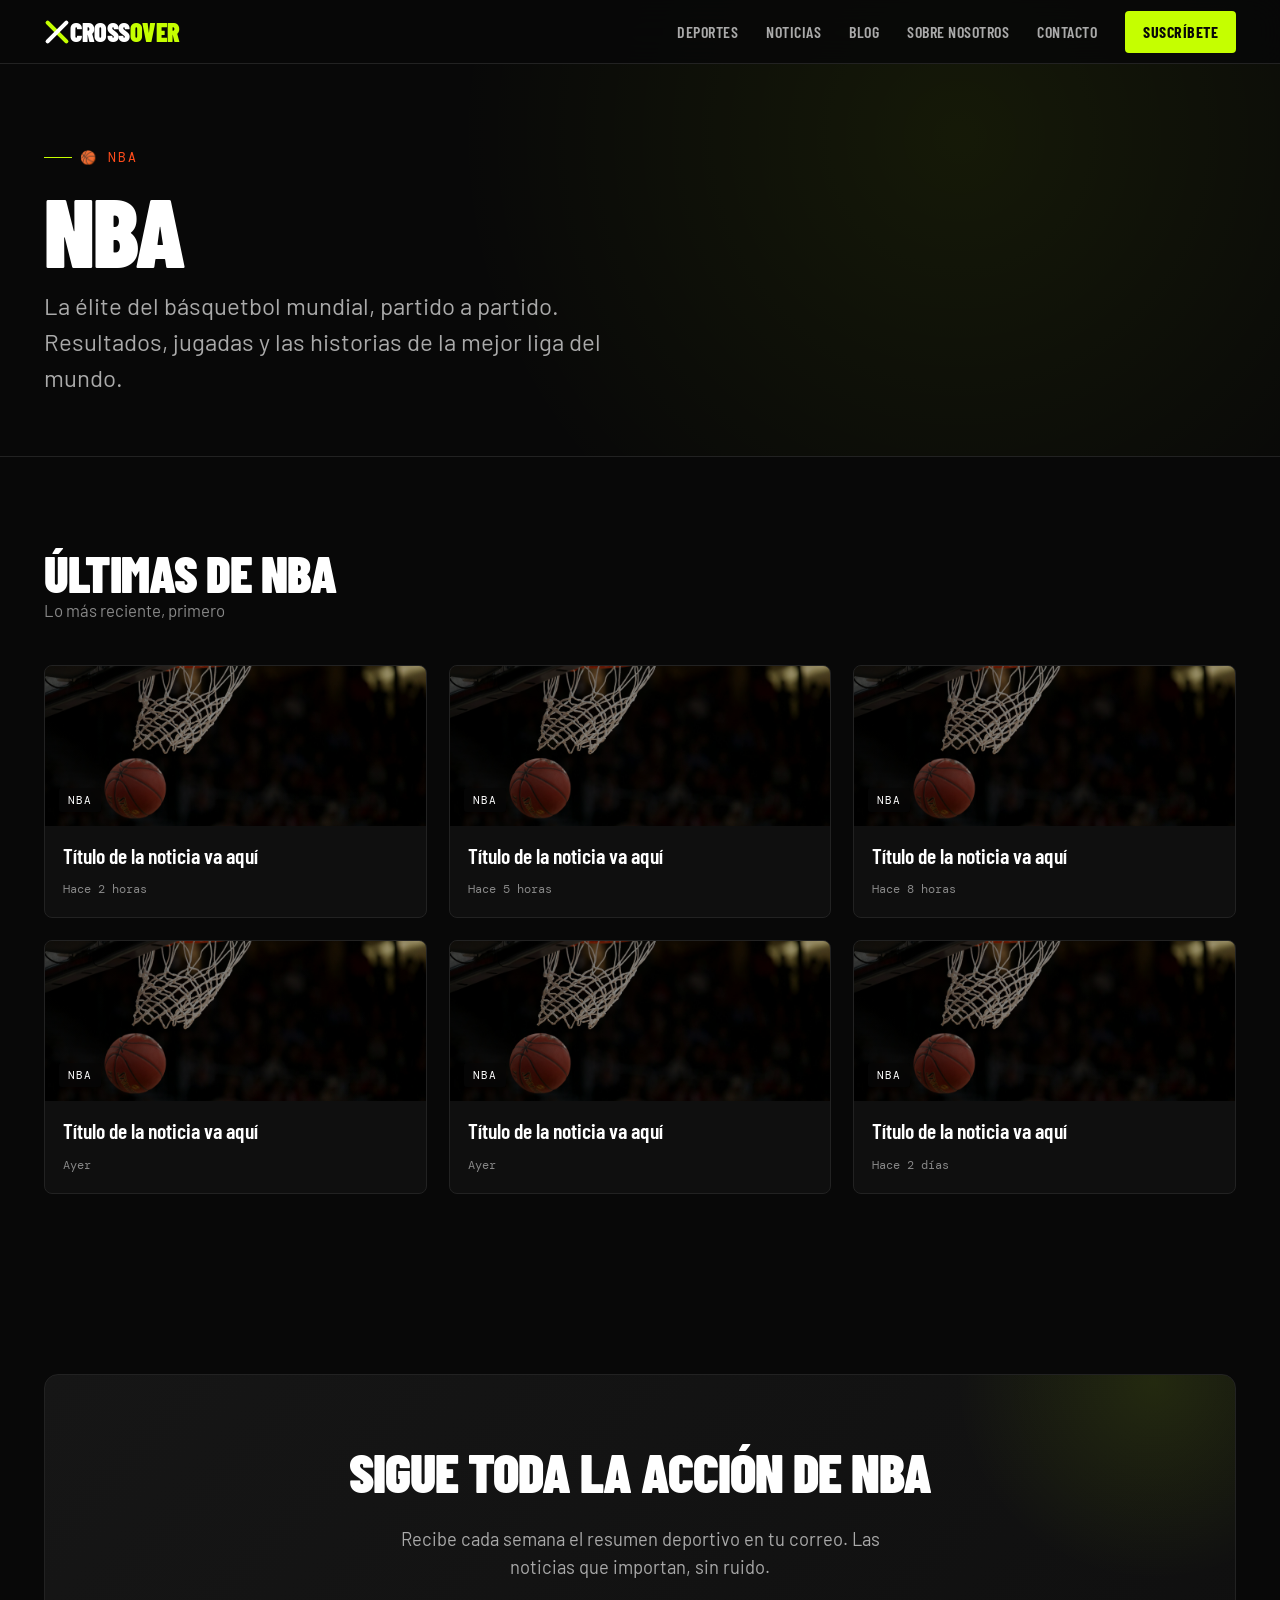
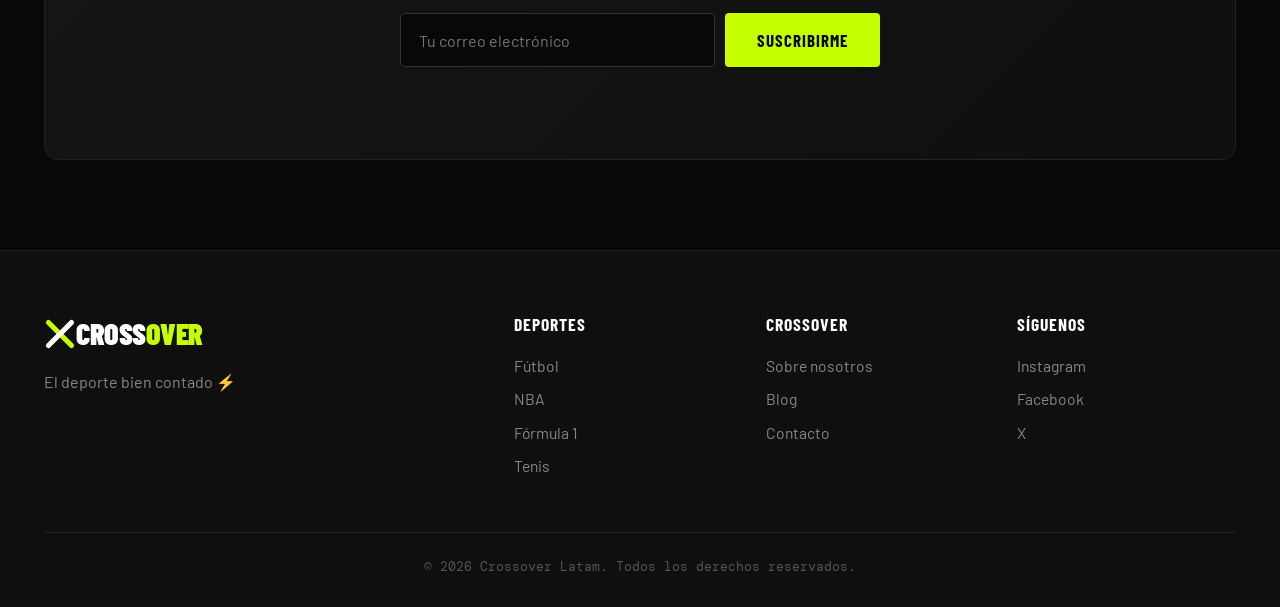
<file: nba.html>
<!DOCTYPE html>
<html lang="es">
<head>
  <meta charset="UTF-8">
  <meta name="viewport" content="width=device-width, initial-scale=1.0">
  <title>NBA — Crossover Latam</title>
  <meta name="description" content="Todas las noticias de NBA en Crossover Latam. La élite del básquetbol mundial, partido a partido. Resultados, jugadas y las historias de la mejor liga del mundo.">
  <link rel="preconnect" href="https://fonts.googleapis.com">
  <link rel="preconnect" href="https://fonts.gstatic.com" crossorigin>
  <link href="https://fonts.googleapis.com/css2?family=Barlow+Condensed:wght@300;400;600;700;900&family=Barlow:ital,wght@0,400;0,500;0,600;1,400&family=DM+Mono:wght@400;500&display=swap" rel="stylesheet">
  <link rel="stylesheet" href="style.css">
</head>
<body>

  <!-- NAV -->
  <nav>
    <div class="nav-inner">
      <a href="index.html" class="logo"><svg class="logo-mark" viewBox="0 0 100 100" fill="none"><line class="l-lime" x1="14" y1="14" x2="86" y2="86" stroke-width="16" stroke-linecap="round"/><line class="l-white" x1="86" y1="14" x2="14" y2="86" stroke-width="16" stroke-linecap="round"/></svg>CROSS<span>OVER</span></a>
      <div class="nav-links">
        <a href="index.html#deportes">Deportes</a>
        <a href="index.html#noticias">Noticias</a>
        <a href="blog.html">Blog</a>
        <a href="sobre-nosotros.html">Sobre nosotros</a>
        <a href="contacto.html">Contacto</a>
        <a href="index.html#newsletter" class="nav-cta">Suscríbete</a>
      </div>
      <button class="burger" id="burger" aria-label="Menú">
        <span></span><span></span><span></span>
      </button>
    </div>
  </nav>

  <!-- PAGE HEADER -->
  <header class="page-header">
    <div class="wrap">
      <span class="hero-tag" style="color: var(--nba);">🏀 NBA</span>
      <h1>NBA</h1>
      <p class="lead">La élite del básquetbol mundial, partido a partido. Resultados, jugadas y las historias de la mejor liga del mundo.</p>
    </div>
  </header>

  <!-- NOTICIAS DEL DEPORTE -->
  <section>
    <div class="wrap">
      <div class="sec-head">
        <div>
          <h2 class="sec-title">Últimas de NBA</h2>
          <p class="sec-sub">Lo más reciente, primero</p>
        </div>
      </div>
      <div class="news-grid">
        <article class="news-card">
          <div class="news-thumb t2"><span class="tag">NBA</span></div>
          <div class="news-body"><h4>Título de la noticia va aquí</h4><time>Hace 2 horas</time></div>
        </article>
        <article class="news-card">
          <div class="news-thumb t2"><span class="tag">NBA</span></div>
          <div class="news-body"><h4>Título de la noticia va aquí</h4><time>Hace 5 horas</time></div>
        </article>
        <article class="news-card">
          <div class="news-thumb t2"><span class="tag">NBA</span></div>
          <div class="news-body"><h4>Título de la noticia va aquí</h4><time>Hace 8 horas</time></div>
        </article>
        <article class="news-card">
          <div class="news-thumb t2"><span class="tag">NBA</span></div>
          <div class="news-body"><h4>Título de la noticia va aquí</h4><time>Ayer</time></div>
        </article>
        <article class="news-card">
          <div class="news-thumb t2"><span class="tag">NBA</span></div>
          <div class="news-body"><h4>Título de la noticia va aquí</h4><time>Ayer</time></div>
        </article>
        <article class="news-card">
          <div class="news-thumb t2"><span class="tag">NBA</span></div>
          <div class="news-body"><h4>Título de la noticia va aquí</h4><time>Hace 2 días</time></div>
        </article>
      </div>
    </div>
  </section>

  <!-- NEWSLETTER -->
  <section id="newsletter" class="newsletter">
    <div class="wrap">
      <div class="nl-box">
        <h2>Sigue toda la acción de NBA</h2>
        <p>Recibe cada semana el resumen deportivo en tu correo. Las noticias que importan, sin ruido.</p>
        <div class="nl-form">
          <input type="email" id="nl-email" placeholder="Tu correo electrónico" aria-label="Correo electrónico">
          <button class="btn btn-primary" id="nl-btn">Suscribirme</button>
        </div>
        <div class="nl-msg" id="nl-msg"></div>
      </div>
    </div>
  </section>

  <!-- FOOTER -->
  <footer>
    <div class="wrap">
      <div class="foot-grid">
        <div class="foot-brand">
          <a href="index.html" class="logo"><svg class="logo-mark" viewBox="0 0 100 100" fill="none"><line class="l-lime" x1="14" y1="14" x2="86" y2="86" stroke-width="16" stroke-linecap="round"/><line class="l-white" x1="86" y1="14" x2="14" y2="86" stroke-width="16" stroke-linecap="round"/></svg>CROSS<span>OVER</span></a>
          <p>El deporte bien contado ⚡</p>
        </div>
        <div class="foot-col">
          <h5>Deportes</h5>
          <a href="futbol.html">Fútbol</a>
          <a href="nba.html">NBA</a>
          <a href="formula1.html">Fórmula 1</a>
          <a href="tenis.html">Tenis</a>
        </div>
        <div class="foot-col">
          <h5>Crossover</h5>
          <a href="sobre-nosotros.html">Sobre nosotros</a>
          <a href="blog.html">Blog</a>
          <a href="contacto.html">Contacto</a>
        </div>
        <div class="foot-col">
          <h5>Síguenos</h5>
          <a href="https://instagram.com/CrossoverLatam" target="_blank" rel="noopener">Instagram</a>
          <a href="https://facebook.com/CrossoverLatam" target="_blank" rel="noopener">Facebook</a>
          <a href="https://x.com/CrossoverLatam" target="_blank" rel="noopener">X</a>
        </div>
      </div>
      <div class="foot-bottom">© 2026 Crossover Latam. Todos los derechos reservados.</div>
    </div>
  </footer>

  <script src="script.js"></script>
</body>
</html>
</file>
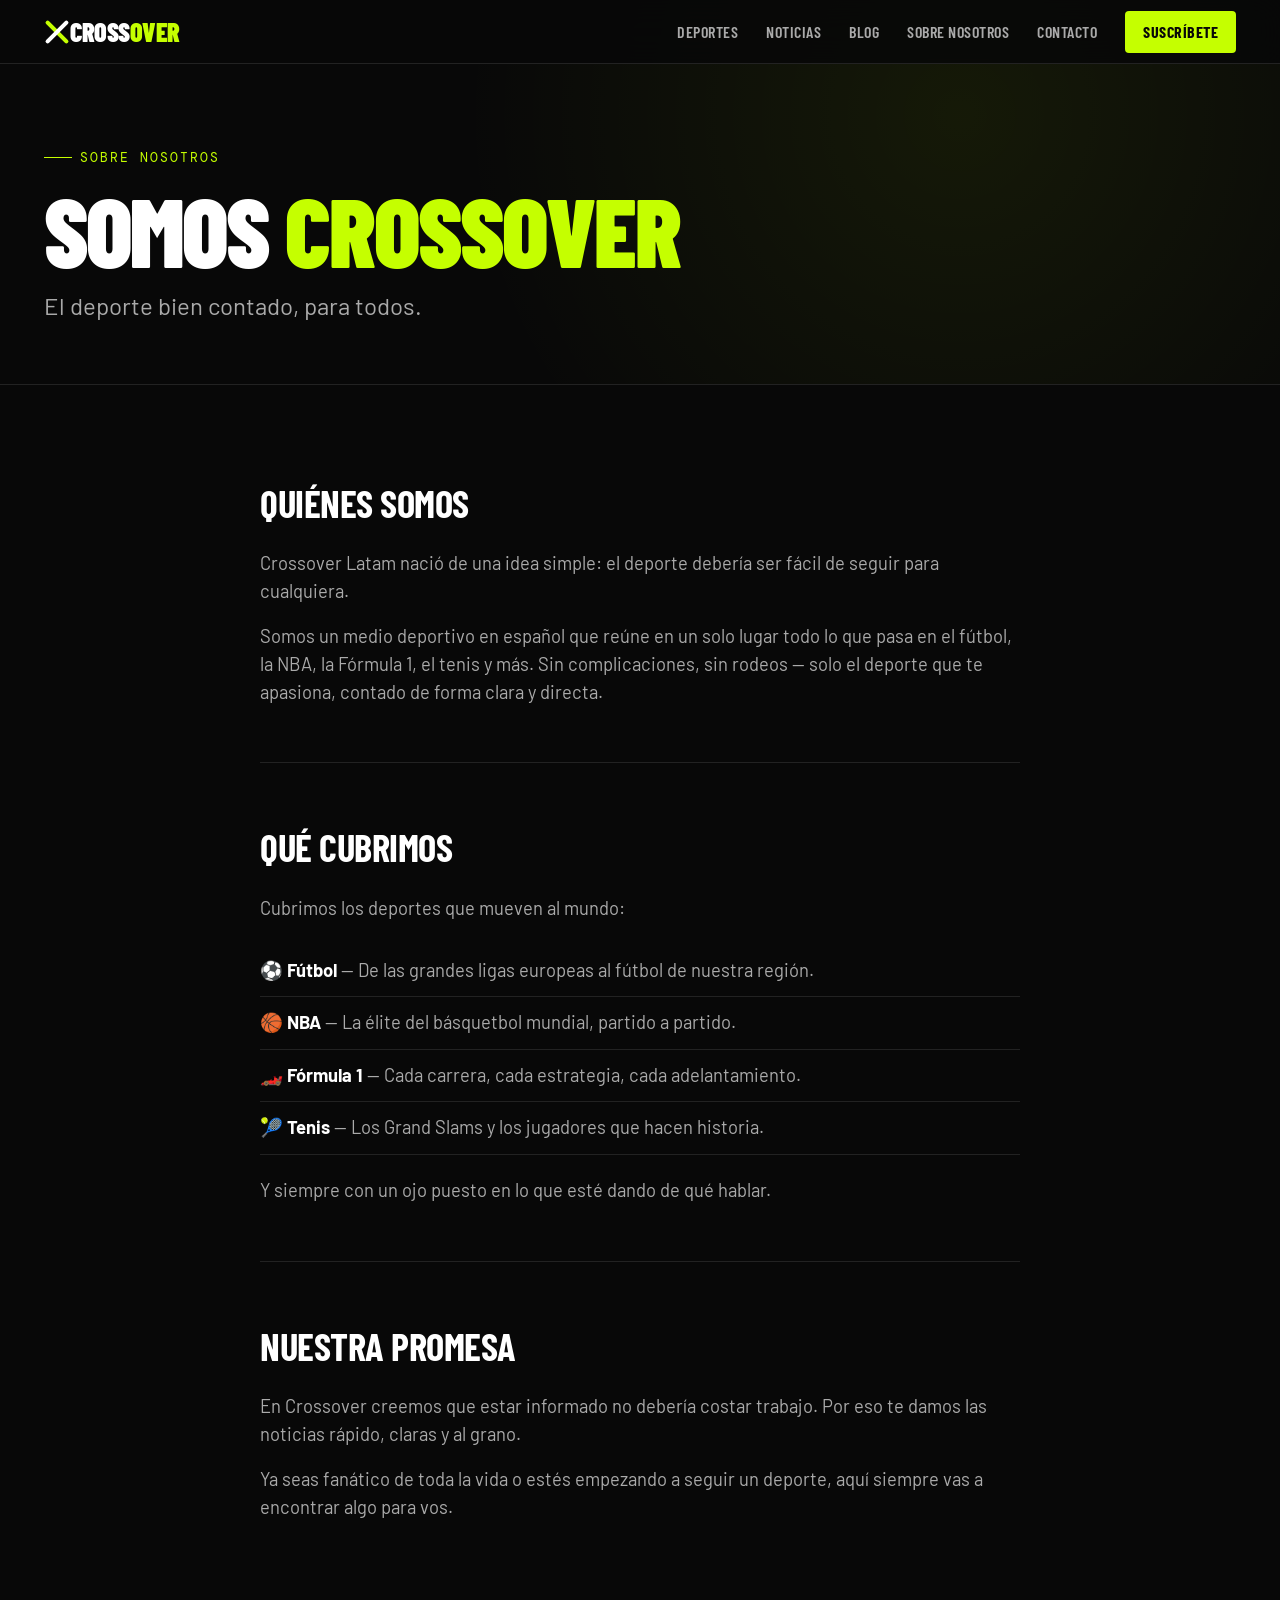
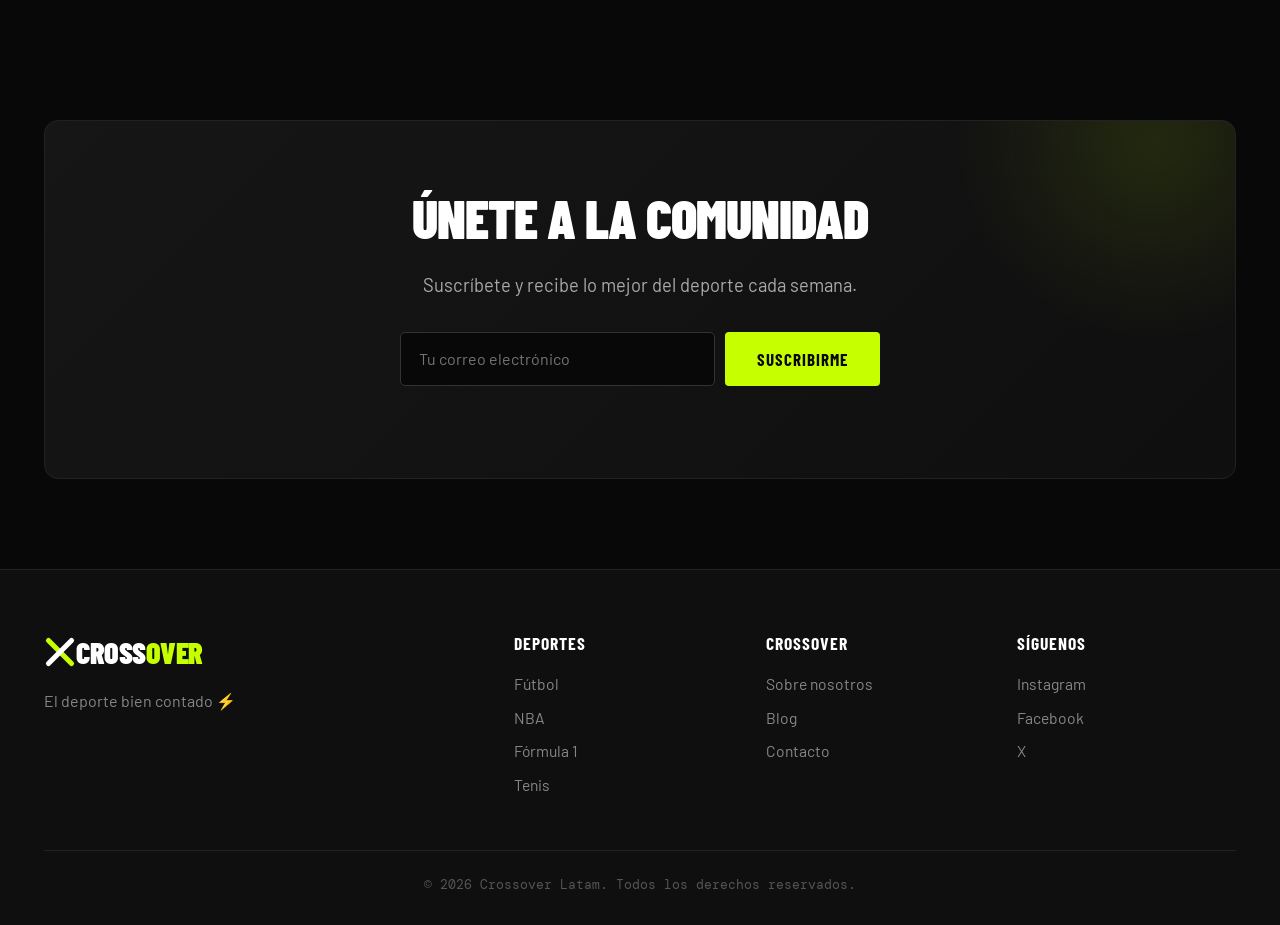
<file: sobre-nosotros.html>
<!DOCTYPE html>
<html lang="es">
<head>
  <meta charset="UTF-8">
  <meta name="viewport" content="width=device-width, initial-scale=1.0">
  <title>Sobre nosotros — Crossover Latam</title>
  <meta name="description" content="Crossover Latam es tu medio deportivo en español. Conoce quiénes somos y qué cubrimos: fútbol, NBA, Fórmula 1, tenis y más.">
  <link rel="preconnect" href="https://fonts.googleapis.com">
  <link rel="preconnect" href="https://fonts.gstatic.com" crossorigin>
  <link href="https://fonts.googleapis.com/css2?family=Barlow+Condensed:wght@300;400;600;700;900&family=Barlow:ital,wght@0,400;0,500;0,600;1,400&family=DM+Mono:wght@400;500&display=swap" rel="stylesheet">
  <link rel="stylesheet" href="style.css">
</head>
<body>

  <!-- NAV -->
  <nav>
    <div class="nav-inner">
      <a href="index.html" class="logo"><svg class="logo-mark" viewBox="0 0 100 100" fill="none"><line class="l-lime" x1="14" y1="14" x2="86" y2="86" stroke-width="16" stroke-linecap="round"/><line class="l-white" x1="86" y1="14" x2="14" y2="86" stroke-width="16" stroke-linecap="round"/></svg>CROSS<span>OVER</span></a>
      <div class="nav-links">
        <a href="index.html#deportes">Deportes</a>
        <a href="index.html#noticias">Noticias</a>
        <a href="blog.html">Blog</a>
        <a href="sobre-nosotros.html">Sobre nosotros</a>
        <a href="contacto.html">Contacto</a>
        <a href="#newsletter" class="nav-cta">Suscríbete</a>
      </div>
      <button class="burger" id="burger" aria-label="Menú">
        <span></span><span></span><span></span>
      </button>
    </div>
  </nav>

  <!-- PAGE HEADER -->
  <header class="page-header">
    <div class="wrap">
      <span class="hero-tag">Sobre nosotros</span>
      <h1>Somos <em>Crossover</em></h1>
      <p class="lead">El deporte bien contado, para todos.</p>
    </div>
  </header>

  <!-- CONTENIDO -->
  <section>
    <div class="wrap">
      <div class="content-block">
        <h2>Quiénes somos</h2>
        <p>Crossover Latam nació de una idea simple: el deporte debería ser fácil de seguir para cualquiera.</p>
        <p>Somos un medio deportivo en español que reúne en un solo lugar todo lo que pasa en el fútbol, la NBA, la Fórmula 1, el tenis y más. Sin complicaciones, sin rodeos — solo el deporte que te apasiona, contado de forma clara y directa.</p>
      </div>

      <div class="block-divider"></div>

      <div class="content-block">
        <h2>Qué cubrimos</h2>
        <p>Cubrimos los deportes que mueven al mundo:</p>
        <ul class="sport-list">
          <li>⚽ <strong>Fútbol</strong> — De las grandes ligas europeas al fútbol de nuestra región.</li>
          <li>🏀 <strong>NBA</strong> — La élite del básquetbol mundial, partido a partido.</li>
          <li>🏎️ <strong>Fórmula 1</strong> — Cada carrera, cada estrategia, cada adelantamiento.</li>
          <li>🎾 <strong>Tenis</strong> — Los Grand Slams y los jugadores que hacen historia.</li>
        </ul>
        <p>Y siempre con un ojo puesto en lo que esté dando de qué hablar.</p>
      </div>

      <div class="block-divider"></div>

      <div class="content-block">
        <h2>Nuestra promesa</h2>
        <p>En Crossover creemos que estar informado no debería costar trabajo. Por eso te damos las noticias rápido, claras y al grano.</p>
        <p>Ya seas fanático de toda la vida o estés empezando a seguir un deporte, aquí siempre vas a encontrar algo para vos.</p>
      </div>
    </div>
  </section>

  <!-- NEWSLETTER -->
  <section id="newsletter" class="newsletter">
    <div class="wrap">
      <div class="nl-box">
        <h2>Únete a la comunidad</h2>
        <p>Suscríbete y recibe lo mejor del deporte cada semana.</p>
        <div class="nl-form">
          <input type="email" id="nl-email" placeholder="Tu correo electrónico" aria-label="Correo electrónico">
          <button class="btn btn-primary" id="nl-btn">Suscribirme</button>
        </div>
        <div class="nl-msg" id="nl-msg"></div>
      </div>
    </div>
  </section>

  <!-- FOOTER -->
  <footer>
    <div class="wrap">
      <div class="foot-grid">
        <div class="foot-brand">
          <a href="index.html" class="logo"><svg class="logo-mark" viewBox="0 0 100 100" fill="none"><line class="l-lime" x1="14" y1="14" x2="86" y2="86" stroke-width="16" stroke-linecap="round"/><line class="l-white" x1="86" y1="14" x2="14" y2="86" stroke-width="16" stroke-linecap="round"/></svg>CROSS<span>OVER</span></a>
          <p>El deporte bien contado ⚡</p>
        </div>
        <div class="foot-col">
          <h5>Deportes</h5>
          <a href="futbol.html">Fútbol</a>
          <a href="nba.html">NBA</a>
          <a href="formula1.html">Fórmula 1</a>
          <a href="tenis.html">Tenis</a>
        </div>
        <div class="foot-col">
          <h5>Crossover</h5>
          <a href="sobre-nosotros.html">Sobre nosotros</a>
          <a href="blog.html">Blog</a>
          <a href="contacto.html">Contacto</a>
        </div>
        <div class="foot-col">
          <h5>Síguenos</h5>
          <a href="https://instagram.com/CrossoverLatam" target="_blank" rel="noopener">Instagram</a>
          <a href="https://facebook.com/CrossoverLatam" target="_blank" rel="noopener">Facebook</a>
          <a href="https://x.com/CrossoverLatam" target="_blank" rel="noopener">X</a>
        </div>
      </div>
      <div class="foot-bottom">© 2026 Crossover Latam. Todos los derechos reservados.</div>
    </div>
  </footer>

  <script src="script.js"></script>
</body>
</html>
</file>
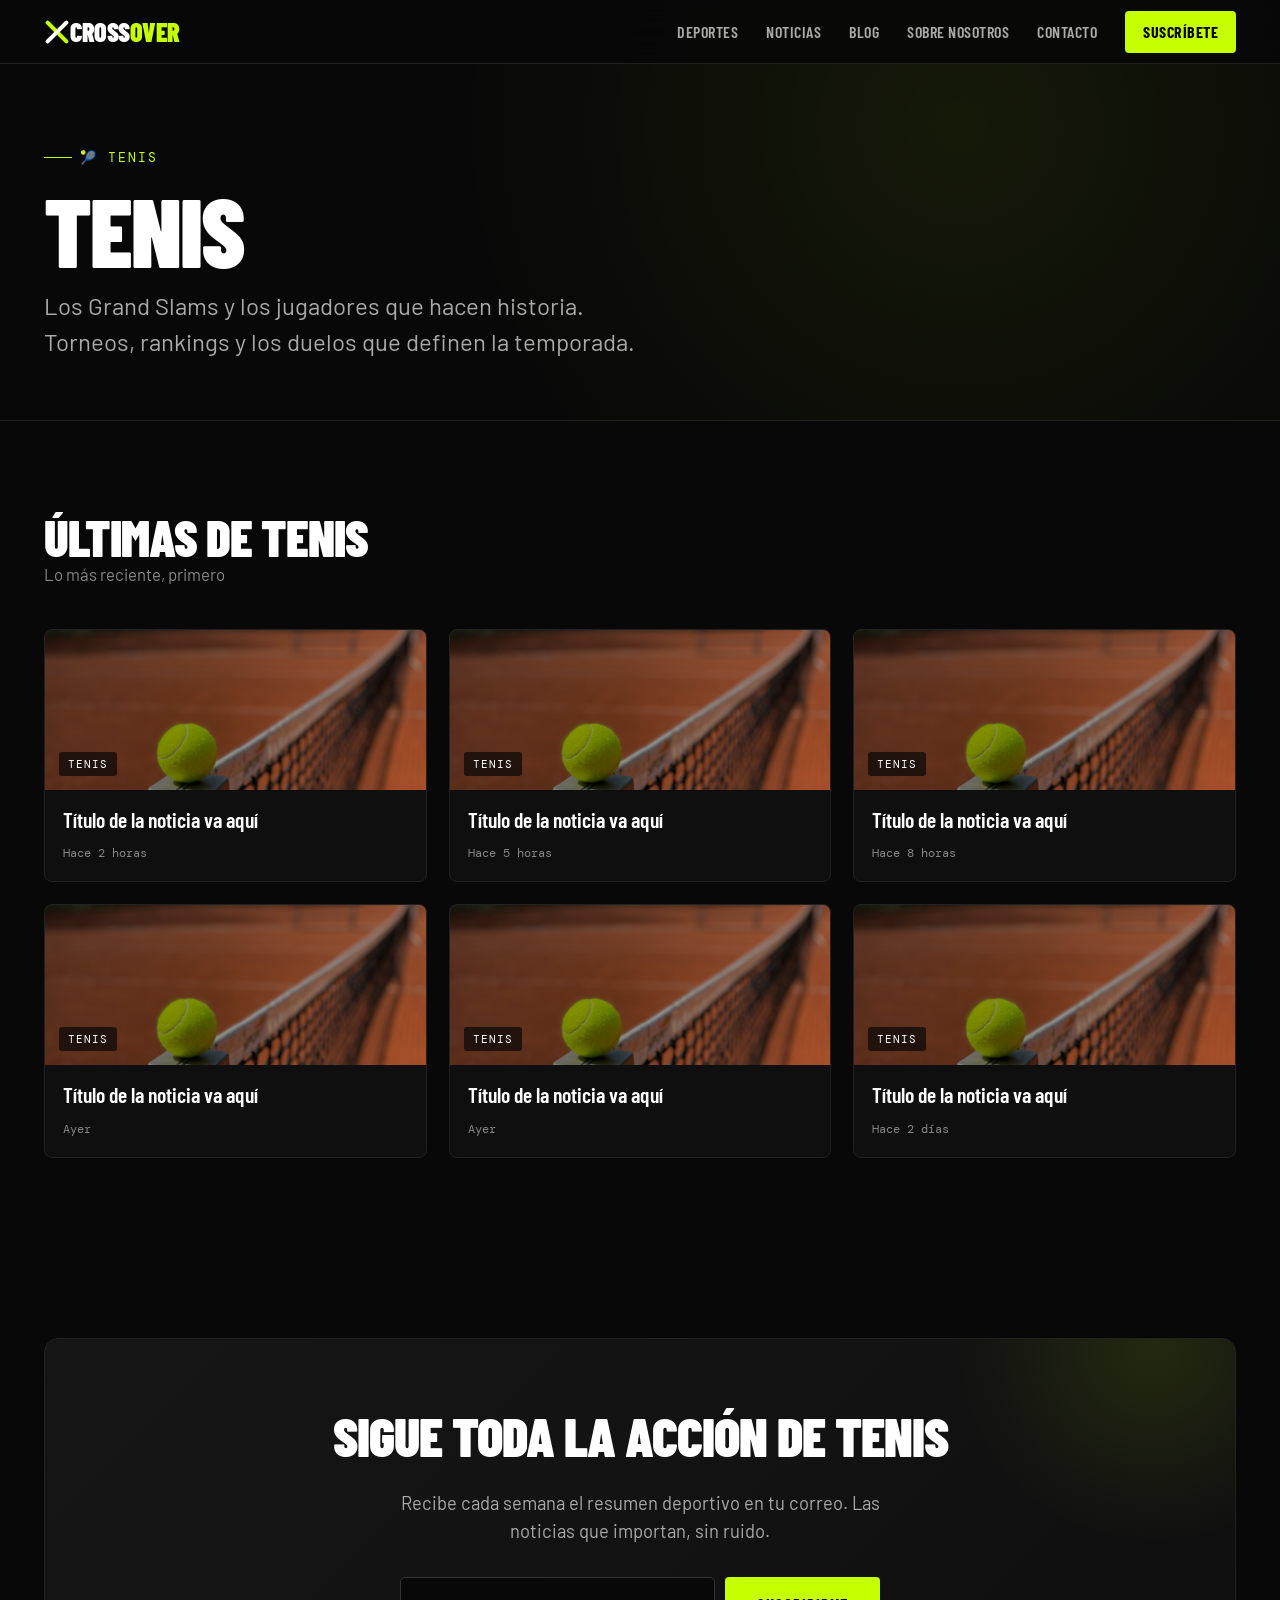
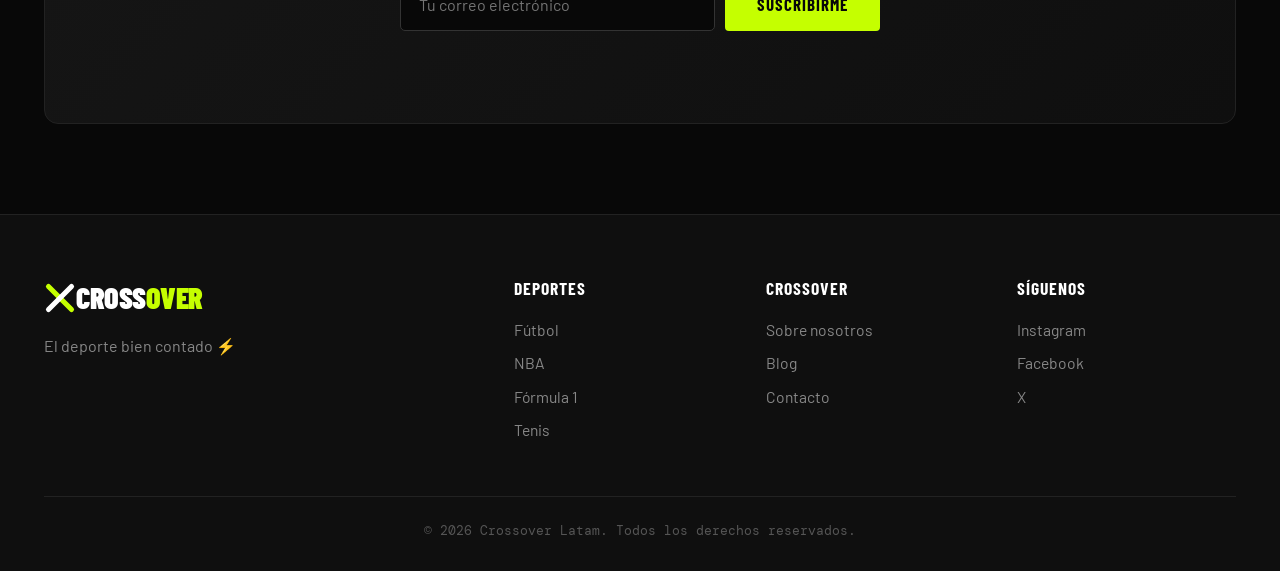
<file: tenis.html>
<!DOCTYPE html>
<html lang="es">
<head>
  <meta charset="UTF-8">
  <meta name="viewport" content="width=device-width, initial-scale=1.0">
  <title>Tenis — Crossover Latam</title>
  <meta name="description" content="Todas las noticias de Tenis en Crossover Latam. Los Grand Slams y los jugadores que hacen historia. Torneos, rankings y los duelos que definen la temporada.">
  <link rel="preconnect" href="https://fonts.googleapis.com">
  <link rel="preconnect" href="https://fonts.gstatic.com" crossorigin>
  <link href="https://fonts.googleapis.com/css2?family=Barlow+Condensed:wght@300;400;600;700;900&family=Barlow:ital,wght@0,400;0,500;0,600;1,400&family=DM+Mono:wght@400;500&display=swap" rel="stylesheet">
  <link rel="stylesheet" href="style.css">
</head>
<body>

  <!-- NAV -->
  <nav>
    <div class="nav-inner">
      <a href="index.html" class="logo"><svg class="logo-mark" viewBox="0 0 100 100" fill="none"><line class="l-lime" x1="14" y1="14" x2="86" y2="86" stroke-width="16" stroke-linecap="round"/><line class="l-white" x1="86" y1="14" x2="14" y2="86" stroke-width="16" stroke-linecap="round"/></svg>CROSS<span>OVER</span></a>
      <div class="nav-links">
        <a href="index.html#deportes">Deportes</a>
        <a href="index.html#noticias">Noticias</a>
        <a href="blog.html">Blog</a>
        <a href="sobre-nosotros.html">Sobre nosotros</a>
        <a href="contacto.html">Contacto</a>
        <a href="index.html#newsletter" class="nav-cta">Suscríbete</a>
      </div>
      <button class="burger" id="burger" aria-label="Menú">
        <span></span><span></span><span></span>
      </button>
    </div>
  </nav>

  <!-- PAGE HEADER -->
  <header class="page-header">
    <div class="wrap">
      <span class="hero-tag" style="color: var(--tenis);">🎾 Tenis</span>
      <h1>Tenis</h1>
      <p class="lead">Los Grand Slams y los jugadores que hacen historia. Torneos, rankings y los duelos que definen la temporada.</p>
    </div>
  </header>

  <!-- NOTICIAS DEL DEPORTE -->
  <section>
    <div class="wrap">
      <div class="sec-head">
        <div>
          <h2 class="sec-title">Últimas de Tenis</h2>
          <p class="sec-sub">Lo más reciente, primero</p>
        </div>
      </div>
      <div class="news-grid">
        <article class="news-card">
          <div class="news-thumb t4"><span class="tag">Tenis</span></div>
          <div class="news-body"><h4>Título de la noticia va aquí</h4><time>Hace 2 horas</time></div>
        </article>
        <article class="news-card">
          <div class="news-thumb t4"><span class="tag">Tenis</span></div>
          <div class="news-body"><h4>Título de la noticia va aquí</h4><time>Hace 5 horas</time></div>
        </article>
        <article class="news-card">
          <div class="news-thumb t4"><span class="tag">Tenis</span></div>
          <div class="news-body"><h4>Título de la noticia va aquí</h4><time>Hace 8 horas</time></div>
        </article>
        <article class="news-card">
          <div class="news-thumb t4"><span class="tag">Tenis</span></div>
          <div class="news-body"><h4>Título de la noticia va aquí</h4><time>Ayer</time></div>
        </article>
        <article class="news-card">
          <div class="news-thumb t4"><span class="tag">Tenis</span></div>
          <div class="news-body"><h4>Título de la noticia va aquí</h4><time>Ayer</time></div>
        </article>
        <article class="news-card">
          <div class="news-thumb t4"><span class="tag">Tenis</span></div>
          <div class="news-body"><h4>Título de la noticia va aquí</h4><time>Hace 2 días</time></div>
        </article>
      </div>
    </div>
  </section>

  <!-- NEWSLETTER -->
  <section id="newsletter" class="newsletter">
    <div class="wrap">
      <div class="nl-box">
        <h2>Sigue toda la acción de Tenis</h2>
        <p>Recibe cada semana el resumen deportivo en tu correo. Las noticias que importan, sin ruido.</p>
        <div class="nl-form">
          <input type="email" id="nl-email" placeholder="Tu correo electrónico" aria-label="Correo electrónico">
          <button class="btn btn-primary" id="nl-btn">Suscribirme</button>
        </div>
        <div class="nl-msg" id="nl-msg"></div>
      </div>
    </div>
  </section>

  <!-- FOOTER -->
  <footer>
    <div class="wrap">
      <div class="foot-grid">
        <div class="foot-brand">
          <a href="index.html" class="logo"><svg class="logo-mark" viewBox="0 0 100 100" fill="none"><line class="l-lime" x1="14" y1="14" x2="86" y2="86" stroke-width="16" stroke-linecap="round"/><line class="l-white" x1="86" y1="14" x2="14" y2="86" stroke-width="16" stroke-linecap="round"/></svg>CROSS<span>OVER</span></a>
          <p>El deporte bien contado ⚡</p>
        </div>
        <div class="foot-col">
          <h5>Deportes</h5>
          <a href="futbol.html">Fútbol</a>
          <a href="nba.html">NBA</a>
          <a href="formula1.html">Fórmula 1</a>
          <a href="tenis.html">Tenis</a>
        </div>
        <div class="foot-col">
          <h5>Crossover</h5>
          <a href="sobre-nosotros.html">Sobre nosotros</a>
          <a href="blog.html">Blog</a>
          <a href="contacto.html">Contacto</a>
        </div>
        <div class="foot-col">
          <h5>Síguenos</h5>
          <a href="https://instagram.com/CrossoverLatam" target="_blank" rel="noopener">Instagram</a>
          <a href="https://facebook.com/CrossoverLatam" target="_blank" rel="noopener">Facebook</a>
          <a href="https://x.com/CrossoverLatam" target="_blank" rel="noopener">X</a>
        </div>
      </div>
      <div class="foot-bottom">© 2026 Crossover Latam. Todos los derechos reservados.</div>
    </div>
  </footer>

  <script src="script.js"></script>
</body>
</html>
</file>
<file: style.css>
/* ===================================================
   CROSSOVER LATAM — Estilos compartidos
   Cambia aquí los colores/fuentes y se aplica a TODO el sitio
   =================================================== */

*, *::before, *::after { box-sizing: border-box; margin: 0; padding: 0; }

:root {
  --black:  #080808;
  --lime:   #C5FF00;
  --white:  #FFFFFF;
  --g900:   #0F0F0F;
  --g800:   #161616;
  --g700:   #222222;
  --g600:   #333333;
  --g500:   #555555;
  --g400:   #888888;
  --g300:   #AAAAAA;
  --g100:   #E8E8E8;

  --futbol: #0055FF;
  --nba:    #FF4C1B;
  --f1:     #FF1237;
  --tenis:  #C5FF00;

  --fd: 'Barlow Condensed', sans-serif;
  --fb: 'Barlow', sans-serif;
  --fm: 'DM Mono', monospace;
}

html { scroll-behavior: smooth; }

body {
  background: var(--black);
  color: var(--white);
  font-family: var(--fb);
  overflow-x: hidden;
  line-height: 1.5;
}

.wrap { max-width: 1240px; margin: 0 auto; padding: 0 24px; }

/* ─── NAV ─────────────────────────────── */
nav {
  position: fixed;
  inset: 0 0 auto 0;
  z-index: 100;
  height: 64px;
  background: rgba(8,8,8,.85);
  backdrop-filter: blur(18px);
  border-bottom: 1px solid var(--g700);
}
.nav-inner {
  max-width: 1240px; margin: 0 auto; padding: 0 24px;
  height: 100%; display: flex; align-items: center; justify-content: space-between;
}
.logo {
  font-family: var(--fd); font-weight: 900; font-size: 26px;
  letter-spacing: -0.5px; text-transform: uppercase; color: var(--white);
  text-decoration: none; display: flex; align-items: center; gap: 2px;
}
.logo span { color: var(--lime); }
.nav-links { display: flex; gap: 28px; align-items: center; }
.nav-links a {
  font-family: var(--fd); font-weight: 600; font-size: 16px;
  text-transform: uppercase; letter-spacing: 0.5px;
  color: var(--g300); text-decoration: none; transition: color .2s;
}
.nav-links a:hover { color: var(--lime); }
.nav-cta {
  background: var(--lime); color: var(--black) !important;
  padding: 9px 18px; border-radius: 4px; font-weight: 700 !important;
}
.nav-cta:hover { background: var(--white); }
.burger { display: none; background: none; border: none; cursor: pointer; }
.burger span { display: block; width: 24px; height: 2px; background: var(--white); margin: 5px 0; transition: .3s; }

/* ─── BOTONES ─────────────────────────────── */
.btn {
  font-family: var(--fd); font-weight: 700; font-size: 17px;
  text-transform: uppercase; letter-spacing: 1px; padding: 15px 30px;
  border-radius: 4px; text-decoration: none; cursor: pointer;
  border: 2px solid transparent; transition: all .2s; display: inline-block;
}
.btn-primary { background: var(--lime); color: var(--black); }
.btn-primary:hover { transform: translateY(-2px); box-shadow: 0 8px 24px rgba(197,255,0,.25); }
.btn-ghost { background: transparent; color: var(--white); border-color: var(--g600); }
.btn-ghost:hover { border-color: var(--lime); color: var(--lime); }

/* ─── HERO (home) ─────────────────────────────── */
.hero { min-height: 100vh; display: flex; align-items: center; position: relative; padding-top: 64px; overflow: hidden; }
.hero::before {
  content: ""; position: absolute; inset: 0;
  background:
    radial-gradient(circle at 80% 20%, rgba(197,255,0,.08), transparent 45%),
    repeating-linear-gradient(115deg, transparent, transparent 60px, rgba(255,255,255,.015) 60px, rgba(255,255,255,.015) 61px);
  z-index: 0;
}
.hero-content { position: relative; z-index: 1; }
.hero-tag {
  font-family: var(--fm); font-size: 13px; color: var(--lime);
  letter-spacing: 2px; text-transform: uppercase; margin-bottom: 20px;
  display: inline-flex; align-items: center; gap: 8px;
  opacity: 0; animation: rise .7s ease forwards;
}
.hero-tag::before { content: ""; width: 28px; height: 1px; background: var(--lime); }
.hero h1 {
  font-family: var(--fd); font-weight: 900; text-transform: uppercase;
  font-size: clamp(3.5rem, 12vw, 9rem); line-height: .88;
  letter-spacing: -2px; margin-bottom: 24px;
  opacity: 0; animation: rise .7s ease .1s forwards;
}
.hero h1 em { font-style: normal; color: var(--lime); }
.hero p {
  font-size: clamp(1.05rem, 2vw, 1.4rem); color: var(--g300);
  max-width: 560px; margin-bottom: 38px;
  opacity: 0; animation: rise .7s ease .2s forwards;
}
.hero-btns { display: flex; gap: 14px; flex-wrap: wrap; opacity: 0; animation: rise .7s ease .3s forwards; }

@keyframes rise { from { opacity: 0; transform: translateY(24px); } to { opacity: 1; transform: translateY(0); } }

/* ─── SECCIONES ─────────────────────────────── */
section { padding: 90px 0; }
.sec-head { display: flex; align-items: flex-end; justify-content: space-between; margin-bottom: 42px; flex-wrap: wrap; gap: 12px; }
.sec-title { font-family: var(--fd); font-weight: 900; text-transform: uppercase; font-size: clamp(2rem, 5vw, 3.2rem); line-height: 1; letter-spacing: -1px; }
.sec-sub { color: var(--g400); font-size: 1.05rem; }

/* ─── PAGE HEADER (páginas internas) ─────────────────────────────── */
.page-header {
  padding: 140px 0 60px; position: relative; overflow: hidden;
  border-bottom: 1px solid var(--g700);
}
.page-header::before {
  content: ""; position: absolute; inset: 0;
  background: radial-gradient(circle at 75% 30%, rgba(197,255,0,.07), transparent 50%);
}
.page-header .wrap { position: relative; z-index: 1; }
.page-header .hero-tag { animation: none; opacity: 1; }
.page-header h1 {
  font-family: var(--fd); font-weight: 900; text-transform: uppercase;
  font-size: clamp(3rem, 9vw, 6rem); line-height: .9; letter-spacing: -2px; margin-bottom: 14px;
}
.page-header h1 em { font-style: normal; color: var(--lime); }
.page-header .lead { font-size: clamp(1.1rem, 2.2vw, 1.5rem); color: var(--g300); max-width: 600px; }

/* ─── BLOQUES DE CONTENIDO (about) ─────────────────────────────── */
.content-block { max-width: 760px; margin: 0 auto; }
.content-block h2 {
  font-family: var(--fd); font-weight: 700; text-transform: uppercase;
  font-size: clamp(1.6rem, 4vw, 2.4rem); letter-spacing: -.5px; margin-bottom: 18px;
}
.content-block p { font-size: 1.15rem; color: var(--g300); margin-bottom: 18px; }
.content-block p strong { color: var(--white); }
.sport-list { list-style: none; margin: 22px 0; }
.sport-list li { font-size: 1.15rem; color: var(--g300); padding: 12px 0; border-bottom: 1px solid var(--g700); }
.sport-list li strong { color: var(--white); }
.block-divider { height: 1px; background: var(--g700); margin: 56px auto; max-width: 760px; }

/* ─── DESTACADO (home) ─────────────────────────────── */
.featured { background: var(--g900); border-top: 1px solid var(--g700); border-bottom: 1px solid var(--g700); }
.featured-card { display: grid; grid-template-columns: 1.1fr 1fr; gap: 0; border-radius: 10px; overflow: hidden; border: 1px solid var(--g700); background: var(--g800); min-height: 380px; }
.featured-img {
  background: linear-gradient(135deg, rgba(255,18,55,.85), rgba(8,8,8,.4)), repeating-linear-gradient(45deg, var(--g700), var(--g700) 2px, var(--g800) 2px, var(--g800) 20px);
  display: flex; align-items: center; justify-content: center;
  font-family: var(--fd); font-weight: 900; font-size: 5rem; color: rgba(255,255,255,.15); text-transform: uppercase; letter-spacing: 4px;
}
.featured-body { padding: 44px; display: flex; flex-direction: column; justify-content: center; }
.pill {
  font-family: var(--fm); font-size: 12px; letter-spacing: 1.5px; text-transform: uppercase;
  padding: 6px 12px; border-radius: 40px; display: inline-flex; align-items: center; gap: 6px; width: fit-content; margin-bottom: 20px;
  background: rgba(197,255,0,.12); color: var(--lime); border: 1px solid rgba(197,255,0,.3);
}
.featured-body h3 { font-family: var(--fd); font-weight: 700; text-transform: uppercase; font-size: clamp(1.8rem, 3.5vw, 2.6rem); line-height: 1.02; margin-bottom: 16px; letter-spacing: -.5px; }
.featured-body p { color: var(--g300); font-size: 1.1rem; margin-bottom: 28px; }
.read-link { font-family: var(--fd); font-weight: 700; font-size: 16px; text-transform: uppercase; letter-spacing: 1px; color: var(--lime); text-decoration: none; display: inline-flex; align-items: center; gap: 8px; transition: gap .2s; }
.read-link:hover { gap: 14px; }

/* ─── NOTICIAS GRID ─────────────────────────────── */
.news-grid { display: grid; grid-template-columns: repeat(3, 1fr); gap: 22px; }
.news-card { background: var(--g900); border: 1px solid var(--g700); border-radius: 8px; overflow: hidden; transition: transform .25s, border-color .25s; cursor: pointer; }
.news-card:hover { transform: translateY(-4px); border-color: var(--g500); }
.news-thumb { height: 160px; display: flex; align-items: flex-end; padding: 14px; }
.news-thumb.t1, .news-thumb.t5 {
  background:
    linear-gradient(135deg, rgba(0,0,0,.6) 0%, rgba(0,0,0,.2) 100%),
    url('futbol.jpg') center/cover no-repeat;
}
.news-thumb.t2, .news-thumb.t6 {
  background:
    linear-gradient(135deg, rgba(0,0,0,.6) 0%, rgba(0,0,0,.2) 100%),
    url('nba.jpg') center/cover no-repeat;
}
.news-thumb.t3 {
  background:
    linear-gradient(135deg, rgba(0,0,0,.6) 0%, rgba(0,0,0,.2) 100%),
    url('formula1.jpg') center/cover no-repeat;
}
.news-thumb.t4 {
  background:
    linear-gradient(135deg, rgba(0,0,0,.6) 0%, rgba(0,0,0,.2) 100%),
    url('tenis.jpg') center/cover no-repeat;
}
.tag { font-family: var(--fm); font-size: 11px; letter-spacing: 1px; text-transform: uppercase; padding: 4px 9px; border-radius: 3px; background: rgba(8,8,8,.7); color: var(--white); backdrop-filter: blur(4px); }
.news-body { padding: 18px; }
.news-body h4 { font-family: var(--fd); font-weight: 600; font-size: 1.35rem; line-height: 1.08; margin-bottom: 8px; }
.news-body time { font-family: var(--fm); font-size: 12px; color: var(--g400); }

/* ─── DEPORTES ─────────────────────────────── */
.sports { background: var(--g900); border-top: 1px solid var(--g700); }
.sports-grid { display: grid; grid-template-columns: repeat(4, 1fr); gap: 18px; }
.sport-card {
  position: relative; border-radius: 8px; padding: 30px 24px; min-height: 200px;
  border: 1px solid var(--g700); overflow: hidden; cursor: pointer;
  display: flex; flex-direction: column; justify-content: space-between;
  transition: transform .25s; text-decoration: none; color: var(--white);
}
.sport-card:hover { transform: translateY(-5px); }
.sport-card::after { content: ""; position: absolute; inset: 0; opacity: .12; transition: opacity .25s; z-index: 0; }
.sport-card:hover::after { opacity: .22; }
.sport-card.futbol::after { background: var(--futbol); }
.sport-card.nba::after { background: var(--nba); }
.sport-card.f1::after { background: var(--f1); }
.sport-card.tenis::after { background: var(--tenis); }
.sport-card.futbol:hover { border-color: var(--futbol); }
.sport-card.futbol {
  background:
    linear-gradient(135deg, rgba(0,0,0,.75) 0%, rgba(0,0,0,.25) 100%),
    url('futbol.jpg') center/cover no-repeat;
}
.sport-card.nba {
  background:
    linear-gradient(135deg, rgba(0,0,0,.75) 0%, rgba(0,0,0,.25) 100%),
    url('nba.jpg') center/cover no-repeat;
}
.sport-card.f1 {
  background:
    linear-gradient(135deg, rgba(0,0,0,.75) 0%, rgba(0,0,0,.25) 100%),
    url('formula1.jpg') center/cover no-repeat;
}
.sport-card.tenis {
  background:
    linear-gradient(135deg, rgba(0,0,0,.75) 0%, rgba(0,0,0,.25) 100%),
    url('tenis.jpg') center/cover no-repeat;
}
.sport-card.nba:hover { border-color: var(--nba); }
.sport-card.f1:hover { border-color: var(--f1); }
.sport-card.tenis:hover { border-color: var(--tenis); }
.sport-emoji { font-size: 2.4rem; position: relative; z-index: 1; }
.sport-info { position: relative; z-index: 1; }
.sport-info h4 { font-family: var(--fd); font-weight: 700; text-transform: uppercase; font-size: 1.7rem; letter-spacing: -.5px; }
.sport-info p { color: var(--g300); font-size: .95rem; margin-top: 4px; }

/* ─── NEWSLETTER ─────────────────────────────── */
.newsletter { text-align: center; }
.nl-box { background: linear-gradient(135deg, var(--g800), var(--g900)); border: 1px solid var(--g700); border-radius: 14px; padding: 56px 32px; position: relative; overflow: hidden; }
.nl-box::before { content: ""; position: absolute; top: -50%; right: -10%; width: 400px; height: 400px; background: radial-gradient(circle, rgba(197,255,0,.1), transparent 70%); }
.nl-box h2 { font-family: var(--fd); font-weight: 900; text-transform: uppercase; font-size: clamp(2.2rem, 5vw, 3.4rem); letter-spacing: -1px; position: relative; }
.nl-box p { color: var(--g300); font-size: 1.15rem; max-width: 480px; margin: 14px auto 32px; position: relative; }
.nl-form { display: flex; gap: 10px; max-width: 480px; margin: 0 auto; position: relative; flex-wrap: wrap; }
.nl-form input { flex: 1; min-width: 220px; padding: 15px 18px; border-radius: 5px; border: 1px solid var(--g600); background: var(--black); color: var(--white); font-family: var(--fb); font-size: 1rem; }
.nl-form input:focus { outline: none; border-color: var(--lime); }
.nl-msg { margin-top: 16px; font-family: var(--fm); font-size: 14px; color: var(--lime); min-height: 20px; position: relative; }

/* ─── CONTACTO ─────────────────────────────── */
.contact-grid { display: grid; grid-template-columns: 1.2fr 1fr; gap: 48px; max-width: 980px; margin: 0 auto; }
.contact-form { display: flex; flex-direction: column; gap: 16px; }
.contact-form label { font-family: var(--fd); font-weight: 600; text-transform: uppercase; letter-spacing: .5px; font-size: 15px; margin-bottom: -8px; }
.contact-form input, .contact-form textarea { padding: 14px 16px; border-radius: 5px; border: 1px solid var(--g600); background: var(--g900); color: var(--white); font-family: var(--fb); font-size: 1rem; }
.contact-form input:focus, .contact-form textarea:focus { outline: none; border-color: var(--lime); }
.contact-form textarea { resize: vertical; min-height: 130px; }
.contact-info h3 { font-family: var(--fd); font-weight: 700; text-transform: uppercase; font-size: 1.4rem; margin-bottom: 16px; }
.contact-info p { color: var(--g300); margin-bottom: 10px; }
.contact-info a { color: var(--lime); text-decoration: none; }
.contact-social { display: flex; gap: 12px; margin-top: 20px; }
.contact-social a {
  font-family: var(--fd); font-weight: 600; text-transform: uppercase; font-size: 14px;
  padding: 8px 16px; border: 1px solid var(--g600); border-radius: 4px; color: var(--white); text-decoration: none; transition: all .2s;
}
.contact-social a:hover { border-color: var(--lime); color: var(--lime); }

/* ─── BLOG ─────────────────────────────── */
.blog-filters { display: flex; gap: 10px; flex-wrap: wrap; margin-bottom: 40px; }
.filter-btn {
  font-family: var(--fd); font-weight: 600; text-transform: uppercase; letter-spacing: .5px; font-size: 15px;
  padding: 8px 18px; border-radius: 40px; border: 1px solid var(--g600); background: transparent; color: var(--g300); cursor: pointer; transition: all .2s;
}
.filter-btn:hover, .filter-btn.active { background: var(--lime); color: var(--black); border-color: var(--lime); }
.blog-grid { display: grid; grid-template-columns: repeat(2, 1fr); gap: 24px; }
.blog-card { background: var(--g900); border: 1px solid var(--g700); border-radius: 8px; overflow: hidden; transition: transform .25s, border-color .25s; cursor: pointer; display: flex; flex-direction: column; }
.blog-card:hover { transform: translateY(-4px); border-color: var(--g500); }
.blog-thumb { height: 200px; display: flex; align-items: flex-end; padding: 16px; }
.blog-body { padding: 22px; }
.blog-body h3 { font-family: var(--fd); font-weight: 700; font-size: 1.6rem; line-height: 1.05; margin-bottom: 10px; }
.blog-body p { color: var(--g400); margin-bottom: 14px; }
.blog-body time { font-family: var(--fm); font-size: 12px; color: var(--g500); }

/* ─── FOOTER ─────────────────────────────── */
footer { background: var(--g900); border-top: 1px solid var(--g700); padding: 60px 0 30px; }
.foot-grid { display: grid; grid-template-columns: 2fr 1fr 1fr 1fr; gap: 32px; margin-bottom: 44px; }
.foot-brand .logo { font-size: 30px; margin-bottom: 14px; }
.foot-brand p { color: var(--g400); max-width: 280px; }
.foot-col h5 { font-family: var(--fd); font-weight: 700; text-transform: uppercase; font-size: 1.1rem; letter-spacing: 1px; margin-bottom: 16px; color: var(--white); }
.foot-col a { display: block; color: var(--g400); text-decoration: none; margin-bottom: 10px; font-size: .98rem; transition: color .2s; }
.foot-col a:hover { color: var(--lime); }
.beta-tag {
  font-family: 'DM Mono', monospace;
  font-size: 13px;
  color: var(--g500);
  letter-spacing: 0.15em;
  text-transform: uppercase;
  margin-bottom: 16px;
  opacity: 0;
  animation: rise .7s ease .05s forwards;
}
.foot-bottom { border-top: 1px solid var(--g700); padding-top: 24px; text-align: center; font-family: var(--fm); font-size: 13px; color: var(--g500); }

/* ─── RESPONSIVE ─────────────────────────────── */
@media (max-width: 900px) {
  .nav-links { display: none; }
  .burger { display: block; }
  .featured-card { grid-template-columns: 1fr; }
  .featured-img { min-height: 200px; font-size: 3rem; }
  .news-grid { grid-template-columns: 1fr 1fr; }
  .sports-grid { grid-template-columns: 1fr 1fr; }
  .blog-grid { grid-template-columns: 1fr; }
  .contact-grid { grid-template-columns: 1fr; gap: 32px; }
  .foot-grid { grid-template-columns: 1fr 1fr; }
}
@media (max-width: 560px) {
  .news-grid { grid-template-columns: 1fr; }
  .sports-grid { grid-template-columns: 1fr; }
  .foot-grid { grid-template-columns: 1fr; }
  .featured-body { padding: 28px; }
}

/* ===================================================
   IDENTIDAD DE MARCA — Logo, animación y lenguaje visual
   (integrado desde el brand identity de Crossover)
   =================================================== */

/* ─── EL CRUCE — Logo mark ─────────────── */
.logo { gap: 0px; }
.logo-mark { width: 26px; height: 26px; flex-shrink: 0; display: block; }
.logo-mark .l-lime  { stroke: var(--lime); }
.logo-mark .l-white { stroke: var(--white); }
.foot-brand .logo-mark { width: 32px; height: 32px; }

/* ─── HERO — Logo animado (se dibuja solo) ─── */
.hero-mark {
  width: clamp(64px, 9vw, 108px);
  height: clamp(64px, 9vw, 108px);
  margin-bottom: 26px;
  opacity: 0; animation: rise .6s ease forwards;
}
.hero-mark svg { width: 100%; height: 100%; display: block; }
.hl1, .hl2 { stroke-dasharray: 130; stroke-dashoffset: 130; }
.hl1 { stroke: var(--lime);  animation: draw .55s cubic-bezier(.4,0,.2,1) .35s forwards; }
.hl2 { stroke: var(--white); animation: draw .55s cubic-bezier(.4,0,.2,1) .75s forwards; }
@keyframes draw { to { stroke-dashoffset: 0; } }

/* ─── LA DIAGONAL — separador / acento de velocidad ─── */
.diagonal-sep {
  height: 70px; position: relative; overflow: hidden;
  background: var(--g900); border-top: 1px solid var(--g700); border-bottom: 1px solid var(--g700);
}
.diagonal-sep .sp-bar {
  position: absolute; top: -24px; bottom: -24px; transform: rotate(-22deg);
}
</file>
